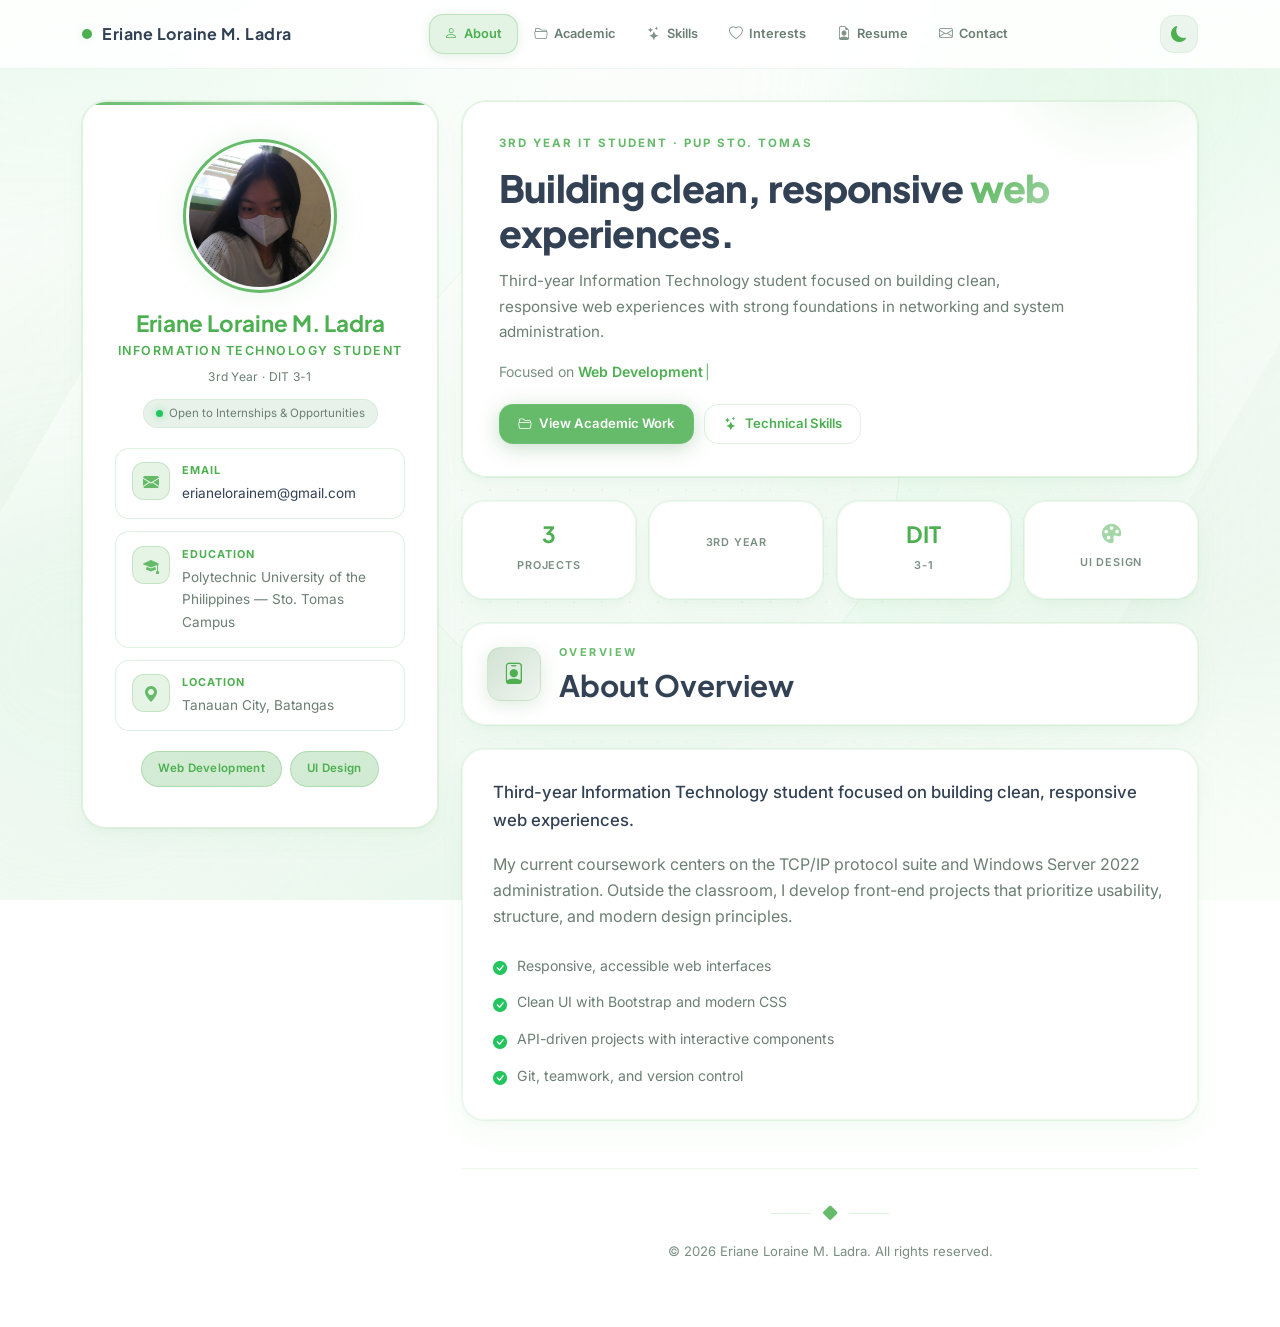
<file: index.html>
<!DOCTYPE html>
<html lang="en">

<head>
    <meta charset="UTF-8">
    <meta name="viewport" content="width=device-width, initial-scale=1">
    <title>Eriane Loraine M. Ladra | Portfolio</title>
    <meta name="description"
        content="Portfolio of Eriane Loraine M. Ladra — 3rd Year IT Student at PUP Sto. Tomas, focused on web development and UI design.">

    <link rel="preconnect" href="https://fonts.googleapis.com">
    <link rel="preconnect" href="https://fonts.gstatic.com" crossorigin>
    <link
        href="https://fonts.googleapis.com/css2?family=Inter:wght@400;500;600&family=Plus+Jakarta+Sans:wght@600;700;800&family=Source+Serif+4:wght@600;700&display=swap"
        rel="stylesheet">
    <link href="https://cdn.jsdelivr.net/npm/bootstrap@5.3.3/dist/css/bootstrap.min.css" rel="stylesheet">
    <link href="https://cdn.jsdelivr.net/npm/bootstrap-icons@1.11.3/font/bootstrap-icons.min.css" rel="stylesheet">
    <link rel="stylesheet" href="style.css">
</head>

<body>

    <div class="bg-scene" aria-hidden="true">
        <div class="bg-blob bg-blob-1"></div>
        <div class="bg-blob bg-blob-2"></div>
        <div class="bg-blob bg-blob-3"></div>
        <div class="bg-blob bg-blob-4"></div>
        <div class="bg-ring"></div>
    </div>

    <header class="top-bar">
        <div class="container top-bar-inner">
            <a href="#about" class="brand-mark" data-nav="about">
                <span class="brand-dot"></span>
                Eriane Loraine M. Ladra
            </a>
            <nav class="top-nav" aria-label="Main navigation">
                <a href="#about" data-nav="about"><i class="bi bi-person"></i> About</a>
                <a href="#academic" data-nav="academic"><i class="bi bi-folder2-open"></i> Academic</a>
                <a href="#skills" data-nav="skills"><i class="bi bi-stars"></i> Skills</a>
                <a href="#interests" data-nav="interests"><i class="bi bi-heart"></i> Interests</a>
                <a href="#resume" data-nav="resume"><i class="bi bi-file-earmark-person"></i> Resume</a>
                <a href="#contact" data-nav="contact"><i class="bi bi-envelope"></i> Contact</a>
            </nav>
            <div class="top-actions">
                <button type="button" class="icon-btn" id="themeToggle" aria-label="Toggle dark mode">
                    <i class="bi bi-moon-fill"></i>
                </button>
                <button type="button" class="icon-btn menu-btn" id="menuToggle" aria-label="Open menu"
                    aria-expanded="false">
                    <i class="bi bi-list"></i>
                </button>
            </div>
        </div>
        <nav class="mobile-nav" id="mobileNav" aria-label="Mobile navigation">
            <a href="#about" data-nav="about"><i class="bi bi-person"></i> About</a>
            <a href="#academic" data-nav="academic"><i class="bi bi-folder2-open"></i> Academic</a>
            <a href="#skills" data-nav="skills"><i class="bi bi-stars"></i> Skills</a>
            <a href="#interests" data-nav="interests"><i class="bi bi-heart"></i> Interests</a>
            <a href="#resume" data-nav="resume"><i class="bi bi-file-earmark-person"></i> Resume</a>
            <a href="#contact" data-nav="contact"><i class="bi bi-envelope"></i> Contact</a>
        </nav>
    </header>

    <div class="container page-wrap pb-5">
        <div class="row g-4 align-items-start">

            <div class="col-lg-4">
                <div class="profile-card">
                    <div class="profile-img-container">
                        <img src="profile.jpg" alt="Eriane Loraine M. Ladra">
                    </div>

                    <h3 class="profile-name">Eriane Loraine M. Ladra</h3>
                    <p class="profile-role">Information Technology Student</p>
                    <p class="profile-tagline">3rd Year · DIT 3-1</p>
                    <div class="profile-status">
                        <span class="status-dot"></span>
                        Open to Internships &amp; Opportunities
                    </div>

                    <div class="profile-detail">
                        <div class="detail-row">
                            <span class="detail-icon"><i class="bi bi-envelope-fill"></i></span>
                            <div>
                                <strong>Email</strong>
                                <span><a href="mailto:erianelorainem@gmail.com">erianelorainem@gmail.com</a></span>
                            </div>
                        </div>
                        <div class="detail-row">
                            <span class="detail-icon"><i class="bi bi-mortarboard-fill"></i></span>
                            <div>
                                <strong>Education</strong>
                                <span>Polytechnic University of the Philippines — Sto. Tomas Campus</span>
                            </div>
                        </div>
                        <div class="detail-row mb-0">
                            <span class="detail-icon"><i class="bi bi-geo-alt-fill"></i></span>
                            <div>
                                <strong>Location</strong>
                                <span>Tanauan City, Batangas</span>
                            </div>
                        </div>
                    </div>

                    <div class="profile-badges">
                        <span class="badge-custom">Web Development</span>
                        <span class="badge-custom">UI Design</span>
                    </div>
                </div>
            </div>

            <div class="col-lg-8 main-content">

                <div class="page-views" id="pageViews">

                    <div class="page-view active" id="page-about" data-page="about">
                        <section class="hero-banner mb-4">
                            <div class="hero-glow"></div>
                            <p class="hero-eyebrow"> 3rd Year IT Student · PUP Sto. Tomas</p>
                            <h1 class="hero-title">Building clean, responsive <span class="gradient-text">web</span> experiences.</h1>
                            <p class="hero-sub">
                                Third-year Information Technology student focused on building clean, responsive web
                                experiences with strong foundations in networking and system administration.
                            </p>
                            <div class="hero-typed">
                                Focused on <span id="typedText" class="typed-highlight"></span><span
                                    class="typed-cursor">|</span>
                            </div>
                            <div class="hero-actions">
                                <a href="#academic" class="btn btn-repo btn-sm-hero" data-nav="academic">
                                    <i class="bi bi-folder2-open me-2"></i>View Academic Work
                                </a>
                                <a href="#skills" class="btn btn-outline-accent btn-sm-hero" data-nav="skills">
                                    <i class="bi bi-stars me-2"></i>Technical Skills
                                </a>
                            </div>
                        </section>

                        <div class="stats-strip mb-4">
                            <div class="stat-item">
                                <strong data-count="3">0</strong>
                                <span>Projects</span>
                            </div>
                            <div class="stat-item">
                                <strong></strong>
                                <span>3rd Year</span>
                            </div>
                            <div class="stat-item">
                                <strong>DIT</strong>
                                <span>3-1</span>
                            </div>
                            <div class="stat-item stat-ai">
                                <strong><i class="bi bi-palette-fill"></i></strong>
                                <span>UI Design</span>
                            </div>
                        </div>

                        <section class="page-section">
                            <div class="page-header">
                                <div class="page-header-icon"><i class="bi bi-person-badge"></i></div>
                                <div>
                                    <span class="section-label">Overview</span>
                                    <h2 class="section-title mb-0">About Overview</h2>
                                </div>
                            </div>
                            <div class="info-card about-card">
                                <p class="lead-highlight mb-3">
                                    Third-year Information Technology student focused on building clean, responsive web experiences.
                                </p>
                                <p class="lead-muted mb-4">
                                    My current coursework centers on the TCP/IP protocol suite and Windows Server 2022
                                    administration. Outside the classroom, I develop front-end projects that prioritize
                                    usability, structure, and modern design principles.
                                </p>
                                <div class="about-highlights">
                                    <div class="highlight-item">
                                        <i class="bi bi-check-circle-fill"></i>
                                        <span>Responsive, accessible web interfaces</span>
                                    </div>
                                    <div class="highlight-item">
                                        <i class="bi bi-check-circle-fill"></i>
                                        <span>Clean UI with Bootstrap and modern CSS</span>
                                    </div>
                                    <div class="highlight-item">
                                        <i class="bi bi-check-circle-fill"></i>
                                        <span>API-driven projects with interactive components</span>
                                    </div>
                                    <div class="highlight-item">
                                        <i class="bi bi-check-circle-fill"></i>
                                        <span>Git, teamwork, and version control</span>
                                    </div>
                                </div>
                            </div>
                        </section>
                    </div>

                    <div class="page-view" id="page-academic" data-page="academic">
                        <section class="page-section">
                            <div class="page-header">
                                <div class="page-header-icon"><i class="bi bi-folder2-open"></i></div>
                                <div>
                                    <span class="section-label">Portfolio</span>
                                    <h2 class="section-title mb-0">Academic Work</h2>
                                </div>
                            </div>
                            <div class="row g-4 projects-grid">
                                <div class="col-md-6">
                                    <div class="info-card project-card project-card-pro">
                                        <div class="project-meta">
                                            <span class="project-badge">Featured</span>
                                            <span class="project-tech">JS · Bootstrap · API</span>
                                        </div>
                                        <div class="project-icon"><i class="bi bi-controller"></i></div>
                                        <h5 class="fw-bold mb-2">Valorant Hub — Midterm Project</h5>
                                        <p class="project-desc">A comprehensive API-driven database of Valorant agents,
                                            weapons, maps, and player cards with search, modals, and responsive design.</p>
                                        <a href="midterms-project/index.html" class="project-link">
                                            View project <i class="bi bi-arrow-right"></i>
                                        </a>
                                    </div>
                                </div>

                                <div class="col-md-6">
                                    <div class="info-card project-card project-card-pro">
                                        <div class="project-meta">
                                            <span class="project-badge">A02</span>
                                            <span class="project-tech">HTML · CSS · Bootstrap</span>
                                        </div>
                                        <div class="project-icon"><i class="bi bi-smartwatch"></i></div>
                                        <h5 class="fw-bold mb-2">Apple Watch Series 10 - A02</h5>
                                        <p class="project-desc">Activity 2 product specs page with Apple-inspired layout,
                                            technical specifications table, and pricing cards for the Series 10 lineup.</p>
                                        <a href="A02/index.html" class="project-link">
                                            View project <i class="bi bi-arrow-right"></i>
                                        </a>
                                    </div>
                                </div>

                                <div class="col-md-6">
                                    <div class="info-card project-card project-card-pro project-card-alt">
                                        <div class="project-meta">
                                            <span class="project-badge badge-warm">Organization</span>
                                            <span class="project-tech">GitHub · Team</span>
                                        </div>
                                        <div class="project-icon project-icon-warm"><i class="bi bi-heart-fill"></i></div>
                                        <h5 class="fw-bold mb-2">PeetFinder</h5>
                                        <p class="project-desc">A collaborative organization project built by our team to help
                                            locate and connect pet-related information through a structured web platform.</p>
                                        <div class="skill-tags mt-auto pt-3">
                                            <span class="skill-tag">Organization</span>
                                            <span class="skill-tag">Team Project</span>
                                        </div>
                                    </div>
                                </div>
                            </div>
                        </section>
                    </div>

                    <div class="page-view" id="page-skills" data-page="skills">
                        <section class="page-section">
                            <div class="page-header">
                                <div class="page-header-icon page-header-icon-skills"><i class="bi bi-stars"></i></div>
                                <div>
                                    <span class="section-label">Expertise</span>
                                    <h2 class="section-title mb-0">Technical Skills</h2>
                                </div>
                            </div>
                            <div class="row g-4">
                                <div class="col-md-6">
                                    <div class="skill-card skill-card--dev">
                                        <div class="skill-card-header">
                                            <div class="skill-icon dev"><i class="bi bi-code-slash"></i></div>
                                            <h6>Development</h6>
                                        </div>
                                        <p class="skill-card-text">Building responsive, accessible websites using Bootstrap 5,
                                            semantic HTML, and modern CSS practices.</p>
                                        <div class="skill-tags">
                                            <span class="skill-tag">HTML &amp; CSS</span>
                                            <span class="skill-tag">Bootstrap 5</span>
                                            <span class="skill-tag">JavaScript</span>
                                            <span class="skill-tag">Responsive Design</span>
                                        </div>
                                    </div>
                                </div>
                                <div class="col-md-6">
                                    <div class="skill-card skill-card--net">
                                        <div class="skill-card-header">
                                            <div class="skill-icon bi"><i class="bi bi-hdd-network"></i></div>
                                            <h6>Networking &amp; Systems</h6>
                                        </div>
                                        <p class="skill-card-text">Research and hands-on work with TCP/IP implementations
                                            and server administration through Active Directory.</p>
                                        <div class="skill-tags">
                                            <span class="skill-tag highlight">TCP/IP</span>
                                            <span class="skill-tag highlight">Windows Server 2022</span>
                                            <span class="skill-tag highlight">Active Directory</span>
                                        </div>
                                    </div>
                                </div>
                            </div>
                        </section>
                    </div>

                    <div class="page-view" id="page-interests" data-page="interests">
                        <section class="page-section">
                            <div class="page-header">
                                <div class="page-header-icon page-header-icon-ai"><i class="bi bi-heart"></i></div>
                                <div>
                                    <span class="section-label">Personal</span>
                                    <h2 class="section-title mb-0">Beyond IT</h2>
                                </div>
                            </div>
                            <div class="row g-4">
                                <div class="col-md-6">
                                    <div class="info-card interest-card">
                                        <div class="interest-icon"><i class="bi bi-cake2"></i></div>
                                        <h5 class="fw-bold mb-2">Home Baker</h5>
                                        <p class="lead-muted mb-0">I enjoy refining recipes for Basque burnt cheesecakes and
                                            cinnamon buns — experimenting until every batch feels just right.</p>
                                    </div>
                                </div>
                                <div class="col-md-6">
                                    <div class="info-card interest-card">
                                        <div class="interest-icon interest-icon--film"><i class="bi bi-film"></i></div>
                                        <h5 class="fw-bold mb-2">Film Enthusiast</h5>
                                        <p class="lead-muted mb-0">I follow long-form television series such as <em>Suits</em>,
                                            appreciating strong character arcs and engaging storytelling.</p>
                                    </div>
                                </div>
                            </div>
                        </section>
                    </div>

                    <div class="page-view" id="page-resume" data-page="resume">
                        <section class="page-section">
                            <div class="page-header">
                                <div class="page-header-icon page-header-icon-resume"><i class="bi bi-file-earmark-person"></i></div>
                                <div>
                                    <span class="section-label">Professional Profile</span>
                                    <h2 class="section-title mb-0">Resume Overview</h2>
                                </div>
                            </div>

                            <p class="section-intro mb-4">
                                A snapshot of my education, skills, and projects — ready for employers and recruiters.
                            </p>

                            <div class="info-card resume-block mb-4">
                                <h5 class="resume-block-title"><i class="bi bi-bullseye"></i> Career Objective</h5>
                                <p class="resume-text mb-0">
                                    Motivated third-year IT student at PUP Sto. Tomas Campus with hands-on experience
                                    in building responsive websites and academic projects. Looking to contribute to a team
                                    that values clean design, continuous learning, and practical problem-solving.
                                </p>
                            </div>

                            <div class="row g-4 mb-4">
                                <div class="col-lg-6">
                                    <div class="info-card resume-block h-100">
                                        <h5 class="resume-block-title"><i class="bi bi-mortarboard"></i> Education</h5>
                                        <div class="timeline">
                                            <div class="timeline-item">
                                                <div class="timeline-dot"></div>
                                                <div class="timeline-content">
                                                    <span class="timeline-date">2024 — Present</span>
                                                    <h6>Diploma in Information Technology</h6>
                                                    <p class="resume-meta">Polytechnic University of the Philippines — Sto. Tomas Campus</p>
                                                    <p class="resume-text small mb-0"> 3rd Year · DIT 3-1 · Web Development, UI Design, Networking</p>
                                                </div>
                                            </div>
                                            <div class="timeline-item">
                                                <div class="timeline-dot timeline-dot-muted"></div>
                                                <div class="timeline-content">
                                                    <span class="timeline-date">Relevant Coursework</span>
                                                    <p class="resume-text small mb-0">Web Development · TCP/IP · System Administration · Windows Server · Programming</p>
                                                </div>
                                            </div>
                                        </div>
                                    </div>
                                </div>
                                <div class="col-lg-6">
                                    <div class="info-card resume-block h-100">
                                        <h5 class="resume-block-title"><i class="bi bi-briefcase"></i> Projects</h5>
                                        <div class="timeline">
                                            <div class="timeline-item">
                                                <div class="timeline-dot"></div>
                                                <div class="timeline-content">
                                                    <span class="timeline-date">Academic · A02</span>
                                                    <h6>Apple Watch Series 10 — Product Specs</h6>
                                                    <p class="resume-text small">Apple-inspired product page with specs table, pricing cards, and responsive Bootstrap layout.</p>
                                                </div>
                                            </div>
                                            <div class="timeline-item">
                                                <div class="timeline-dot"></div>
                                                <div class="timeline-content">
                                                    <span class="timeline-date">Academic · 2025</span>
                                                    <h6>Valorant Hub — Midterm Project</h6>
                                                    <p class="resume-text small">API-driven Valorant database with agents, weapons, maps, search, modals, and responsive UI.</p>
                                                </div>
                                            </div>
                                            <div class="timeline-item">
                                                <div class="timeline-dot timeline-dot-muted"></div>
                                                <div class="timeline-content">
                                                    <span class="timeline-date">Organization</span>
                                                    <h6>PeetFinder — Team Project</h6>
                                                    <p class="resume-text small mb-0">Collaborative organization project developed by our team as a pet finder web platform.</p>
                                                </div>
                                            </div>
                                        </div>
                                    </div>
                                </div>
                            </div>

                            <div class="info-card resume-block">
                                <h5 class="resume-block-title"><i class="bi bi-people"></i> Soft Skills</h5>
                                <div class="soft-skills-grid">
                                    <span class="soft-skill"><i class="bi bi-lightbulb"></i> Problem Solving</span>
                                    <span class="soft-skill"><i class="bi bi-people-fill"></i> Teamwork</span>
                                    <span class="soft-skill"><i class="bi bi-chat-dots"></i> Communication</span>
                                    <span class="soft-skill"><i class="bi bi-clock"></i> Time Management</span>
                                    <span class="soft-skill"><i class="bi bi-arrow-repeat"></i> Adaptability</span>
                                    <span class="soft-skill"><i class="bi bi-book"></i> Fast Learner</span>
                                </div>
                            </div>
                        </section>
                    </div>

                    <div class="page-view" id="page-contact" data-page="contact">
                        <section class="page-section">
                            <div class="page-header">
                                <div class="page-header-icon page-header-icon-contact"><i class="bi bi-envelope-heart"></i></div>
                                <div>
                                    <span class="section-label">Let's Connect</span>
                                    <h2 class="section-title mb-0">Contact Me</h2>
                                </div>
                            </div>
                            <div class="info-card contact-card">
                                <p class="lead-muted mb-4">
                                    Interested in an internship, freelance project, or collaboration? I'd love to hear from you.
                                </p>
                                <div class="contact-info-grid mb-4">
                                    <div class="contact-info-item">
                                        <i class="bi bi-envelope-fill"></i>
                                        <div>
                                            <strong>Email</strong>
                                            <span>erianelorainem@gmail.com</span>
                                        </div>
                                    </div>
                                    <div class="contact-info-item">
                                        <i class="bi bi-geo-alt-fill"></i>
                                        <div>
                                            <strong>Location</strong>
                                            <span>Tanauan City, Batangas</span>
                                        </div>
                                    </div>
                                    <div class="contact-info-item">
                                        <i class="bi bi-mortarboard-fill"></i>
                                        <div>
                                            <strong>Education</strong>
                                            <span>PUP Sto. Tomas · 3rd Year</span>
                                        </div>
                                    </div>
                                </div>
                                <div class="contact-actions">
                                    <a href="mailto:erianelorainem@gmail.com" class="btn btn-repo">
                                        <i class="bi bi-envelope me-2"></i>Send Email
                                    </a>
                                    <button type="button" class="btn btn-outline-accent" id="copyEmail"
                                        data-email="erianelorainem@gmail.com">
                                        <i class="bi bi-clipboard me-2"></i>Copy Email
                                    </button>
                                    <a href="#resume" class="btn btn-resume-outline" data-nav="resume">
                                        <i class="bi bi-file-earmark-person me-2"></i>View Resume
                                    </a>
                                    <a href="https://github.com/Erianeee" target="_blank" rel="noopener noreferrer"
                                        class="btn btn-ghost">
                                        <i class="bi bi-github me-2"></i>GitHub Profile
                                    </a>
                                </div>
                            </div>
                        </section>
                    </div>

                </div>

                <footer class="site-footer-portfolio">
                    <div class="footer-divider">
                        <span></span>
                        <i class="bi bi-diamond-fill"></i>
                        <span></span>
                    </div>
                    <p class="mb-0">&copy; 2026 Eriane Loraine M. Ladra. All rights reserved.</p>
                </footer>

            </div>
        </div>
    </div>

    <button type="button" class="back-top" id="backTop" aria-label="Back to top">
        <i class="bi bi-arrow-up"></i>
    </button>

    <div class="toast-msg" id="toast" role="status" aria-live="polite"></div>

    <div class="page-loader" id="pageLoader" aria-hidden="true"></div>

    <script src="portfolio.js"></script>
</body>

</html>
</file>
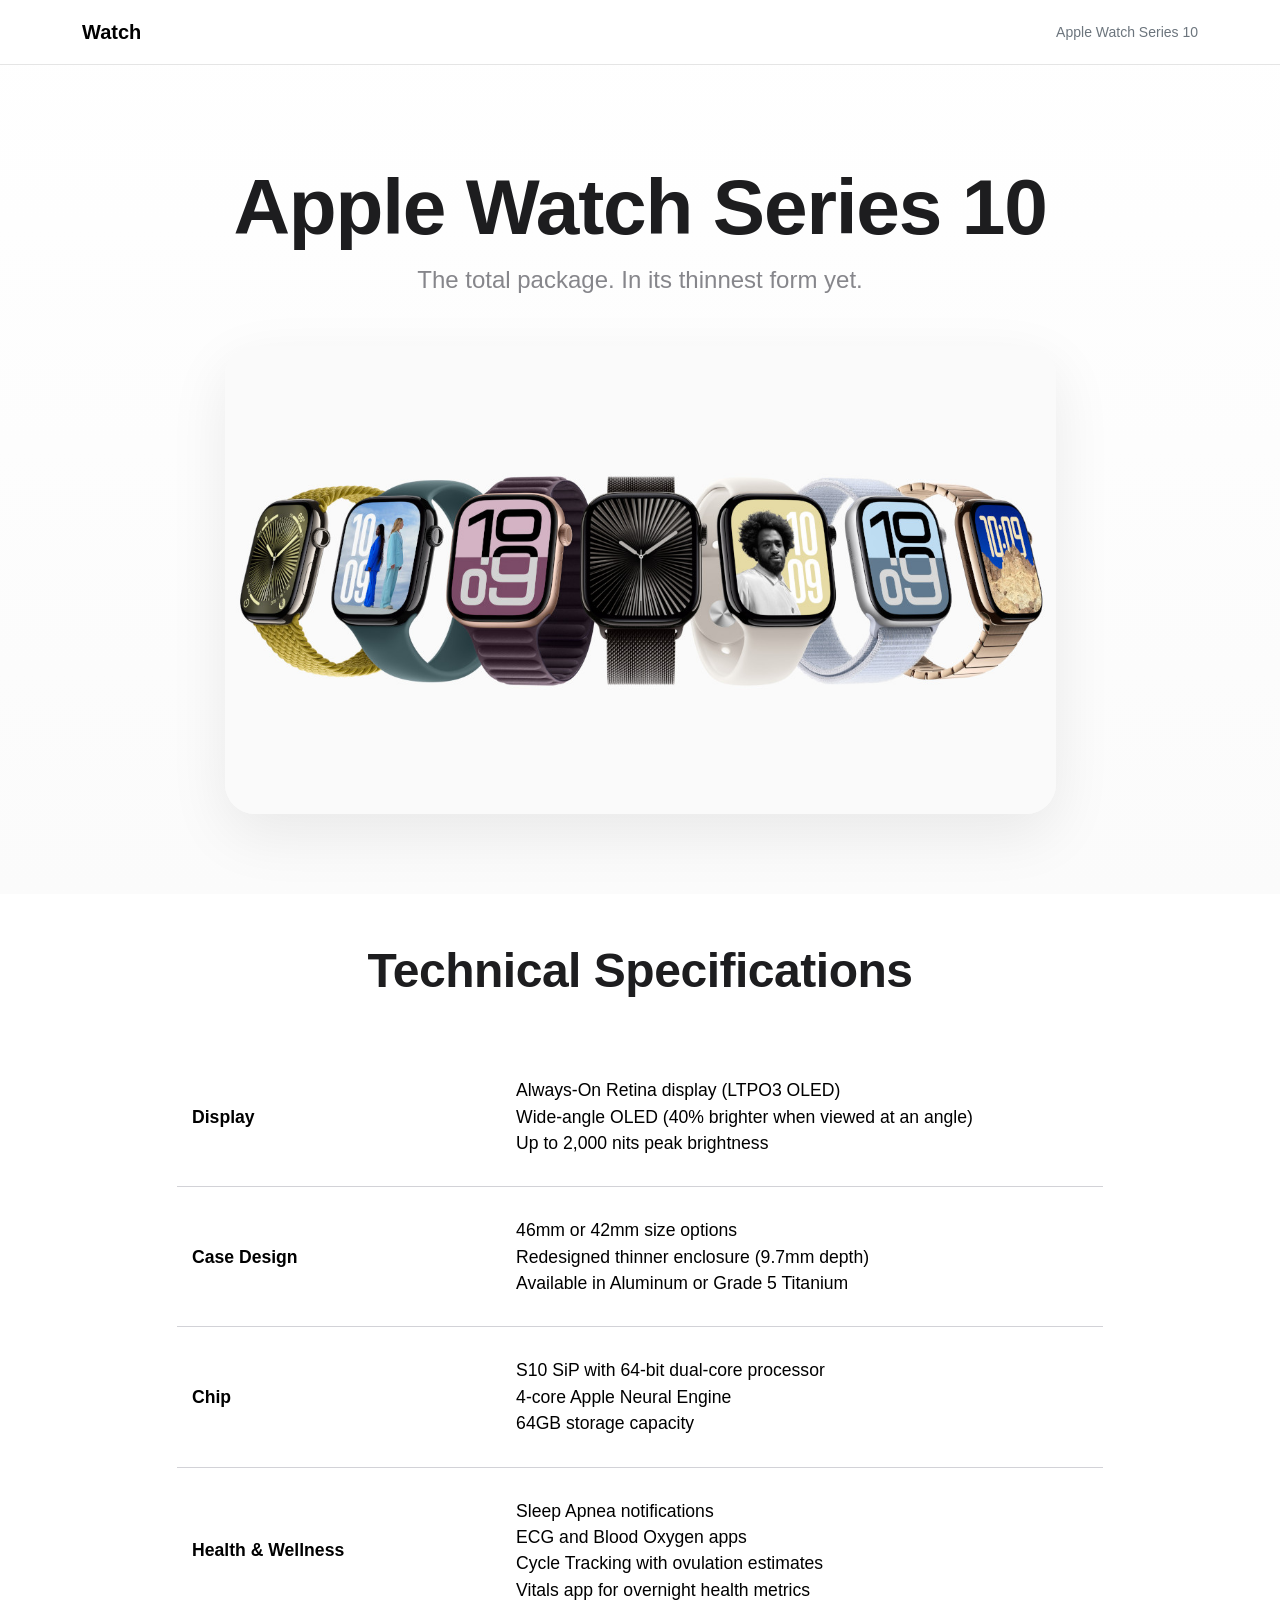
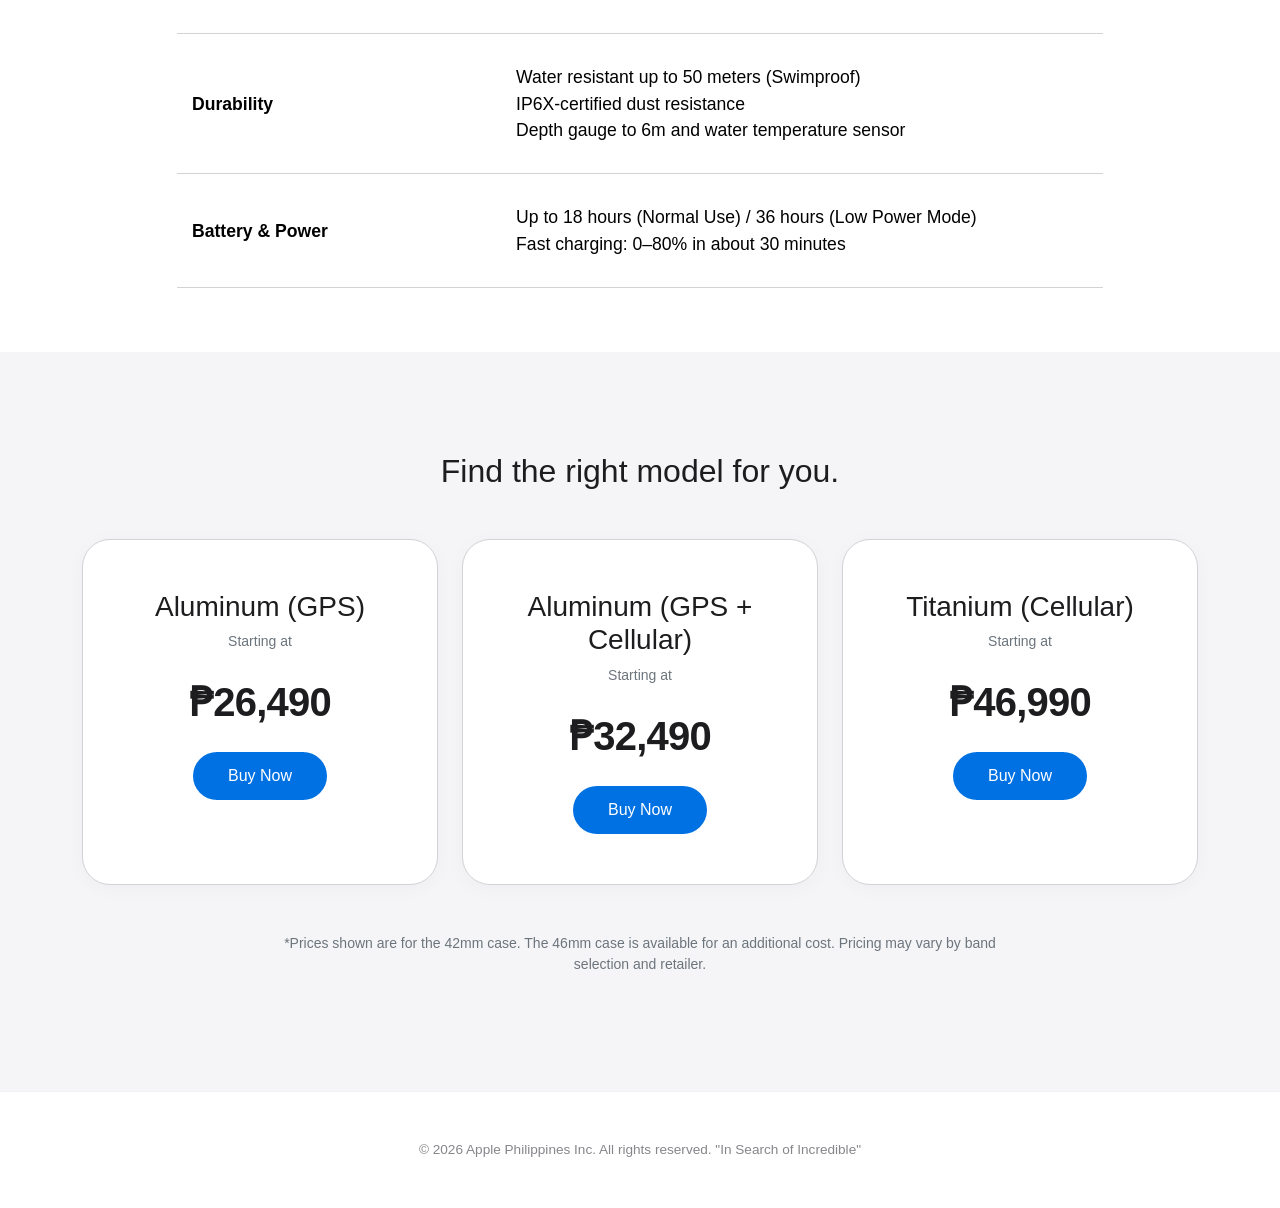
<file: A02/index.html>
<!DOCTYPE html>
<html lang="en">
<head>
    <meta charset="UTF-8">
    <meta name="viewport" content="width=device-width, initial-scale=1.0">
    <title>Apple Watch Series 10 | Thinner. Faster. Smarter.</title>
    
    <link href="https://cdn.jsdelivr.net/npm/bootstrap@5.3.0/dist/css/bootstrap.min.css" rel="stylesheet">
    
    <style>
        /* --- CUSTOM APPLE-STYLE CSS --- */
        :root {
            --apple-black: #1d1d1f;
            --apple-blue: #0071e3;
            --apple-gray: #86868b;
            --bg-offwhite: #f5f5f7;
            --apple-border: #d2d2d7;
            --transition-smooth: all 0.5s cubic-bezier(0.4, 0, 0.2, 1);
        }

        body {
            background-color: #fff;
            color: var(--apple-black);
            font-family: -apple-system, BlinkMacSystemFont, "Segoe UI", Roboto, Helvetica, Arial, sans-serif;
            overflow-x: hidden;
            -webkit-font-smoothing: antialiased;
        }

        /* Navigation */
        .navbar {
            background: rgba(255, 255, 255, 0.8) !important;
            backdrop-filter: blur(20px);
            -webkit-backdrop-filter: blur(20px);
            border-bottom: 1px solid #e5e5e5;
            padding: 15px 0;
            z-index: 1050;
        }

        /* Hero Section */
        .hero {
            padding: 160px 0 80px;
            background: linear-gradient(180deg, #fff 0%, #fbfbfb 100%);
        }

        .hero h1 { 
            font-size: calc(2.5rem + 3vw); 
            letter-spacing: -0.015em; 
            font-weight: 700;
        }

        .hero p { 
            color: var(--apple-gray); 
            font-size: 1.5rem; 
            font-weight: 400;
        }

        .hero-image-container img {
            border-radius: 30px;
            box-shadow: 0 20px 60px rgba(0,0,0,0.08);
            transition: var(--transition-smooth);
        }

        .hero-image-container img:hover {
            transform: scale(1.015) translateY(-10px);
        }

        /* Specs Table */
        .specs-container h2 {
            font-size: 3rem;
            font-weight: 600;
            letter-spacing: -0.01em;
        }

        .table td {
            padding: 30px 15px;
            border-bottom: 1px solid var(--apple-border);
            vertical-align: middle;
        }

        .spec-label {
            font-weight: 600;
            color: var(--apple-black);
            width: 35%;
            font-size: 1.1rem;
        }

        .spec-value {
            color: var(--apple-gray);
            font-size: 1.1rem;
        }

        /* Pricing Section */
        .price-section {
            background: var(--bg-offwhite);
            padding: 100px 0;
        }

        .price-card {
            background: #fff;
            padding: 50px 30px;
            border-radius: 28px;
            box-shadow: 0 4px 20px rgba(0,0,0,0.03);
            transition: var(--transition-smooth);
            height: 100%;
            /* BAGO: Lahat ng card ngayon ay may light grey border para malinis tignan */
            border: 1px solid var(--apple-border);
        }

        .price-card:hover {
            transform: translateY(-15px);
            box-shadow: 0 30px 60px rgba(0,0,0,0.1);
            /* BAGO: Kapag hinover, nagiging blue ang border at lumalapad konti */
            border: 2px solid var(--apple-blue);
        }

        /* INALIS NA: .price-card.featured { border-color: var(--apple-blue); } */

        .price-card .amount { 
            font-size: 2.5rem; 
            font-weight: 700; 
            margin: 20px 0;
            letter-spacing: -0.02em;
        }

        /* Buy Button */
        .buy-btn {
            background: var(--apple-blue);
            color: #fff;
            border-radius: 50px;
            padding: 12px 35px;
            text-decoration: none;
            display: inline-block;
            font-weight: 500;
            transition: all 0.3s ease;
        }

        .buy-btn:hover {
            color: #fff;
            opacity: 0.9;
            box-shadow: 0 8px 20px rgba(0, 113, 227, 0.3);
        }

        footer {
            color: var(--apple-gray);
            font-size: 0.85rem;
            border-top: 1px solid #f2f2f2;
        }

        /* Responsive Fixes */
        @media (max-width: 768px) {
            .hero { padding: 120px 0 60px; }
            .spec-label { width: 45%; }
            .price-card { padding: 40px 20px; }
        }
    </style>
</head>
<body>

    <nav class="navbar navbar-light fixed-top">
        <div class="container d-flex justify-content-between align-items-center">
            <span class="navbar-brand mb-0 h1 fw-bold"> Watch</span>
            <span class="text-secondary small fw-medium">Apple Watch Series 10</span>
        </div>
    </nav>

    <header class="hero text-center">
        <div class="container">
            <div class="row justify-content-center">
                <div class="col-lg-9">
                    <h1>Apple Watch Series 10</h1>
                    <p class="mb-5">The total package. In its thinnest form yet.</p>
                    <div class="hero-image-container">
                        <img src="Apple-Watch-Series-10-launch-2.jpg" alt="Apple Watch Series 10 Lineup" class="img-fluid">
                    </div>
                </div>
            </div>
        </div>
    </header>

    <section class="specs-container py-5">
        <div class="container">
            <h2 class="text-center mb-5">Technical Specifications</h2>
            <div class="row justify-content-center">
                <div class="col-lg-10">
                    <table class="table table-borderless">
                        <tbody>
                            <tr>
                                <td class="spec-label">Display</td>
                                <td class="spec-value">
                                    Always-On Retina display (LTPO3 OLED)<br>
                                    Wide-angle OLED (40% brighter when viewed at an angle)<br>
                                    Up to 2,000 nits peak brightness
                                </td>
                            </tr>
                            <tr>
                                <td class="spec-label">Case Design</td>
                                <td class="spec-value">
                                    46mm or 42mm size options<br>
                                    Redesigned thinner enclosure (9.7mm depth)<br>
                                    Available in Aluminum or Grade 5 Titanium
                                </td>
                            </tr>
                            <tr>
                                <td class="spec-label">Chip</td>
                                <td class="spec-value">
                                    S10 SiP with 64-bit dual-core processor<br>
                                    4-core Apple Neural Engine<br>
                                    64GB storage capacity
                                </td>
                            </tr>
                            <tr>
                                <td class="spec-label">Health & Wellness</td>
                                <td class="spec-value">
                                    Sleep Apnea notifications<br>
                                    ECG and Blood Oxygen apps<br>
                                    Cycle Tracking with ovulation estimates<br>
                                    Vitals app for overnight health metrics
                                </td>
                            </tr>
                            <tr>
                                <td class="spec-label">Durability</td>
                                <td class="spec-value">
                                    Water resistant up to 50 meters (Swimproof)<br>
                                    IP6X-certified dust resistance<br>
                                    Depth gauge to 6m and water temperature sensor
                                </td>
                            </tr>
                            <tr>
                                <td class="spec-label">Battery & Power</td>
                                <td class="spec-value">
                                    Up to 18 hours (Normal Use) / 36 hours (Low Power Mode)<br>
                                    Fast charging: 0–80% in about 30 minutes
                                </td>
                            </tr>
                        </tbody>
                    </table>
                </div>
            </div>
        </div>
    </section>

    <section class="price-section">
        <div class="container text-center">
            <h2 class="mb-5">Find the right model for you.</h2>
            <div class="row g-4 justify-content-center">
                <div class="col-md-6 col-lg-4">
                    <div class="price-card">
                        <h3>Aluminum (GPS)</h3>
                        <p class="text-secondary small mb-0">Starting at</p>
                        <div class="amount">₱26,490</div>
                        <a href="#" class="buy-btn">Buy Now</a>
                    </div>
                </div>
                <div class="col-md-6 col-lg-4">
                    <div class="price-card">
                        <h3>Aluminum (GPS + Cellular)</h3>
                        <p class="text-secondary small mb-0">Starting at</p>
                        <div class="amount">₱32,490</div>
                        <a href="#" class="buy-btn">Buy Now</a>
                    </div>
                </div>
                <div class="col-md-6 col-lg-4">
                    <div class="price-card">
                        <h3>Titanium (Cellular)</h3>
                        <p class="text-secondary small mb-0">Starting at</p>
                        <div class="amount">₱46,990</div>
                        <a href="#" class="buy-btn">Buy Now</a>
                    </div>
                </div>
            </div>
            <div class="row justify-content-center mt-5">
                <div class="col-lg-8">
                    <p class="text-secondary small">
                        *Prices shown are for the 42mm case. The 46mm case is available for an additional cost. Pricing may vary by band selection and retailer.
                    </p>
                </div>
            </div>
        </div>
    </section>

    <footer class="py-5 text-center bg-white">
        <div class="container">
            <p class="mb-0">© 2026 Apple Philippines Inc. All rights reserved. "In Search of Incredible"</p>
        </div>
    </footer>

    <script src="https://cdn.jsdelivr.net/npm/bootstrap@5.3.0/dist/js/bootstrap.bundle.min.js"></script>
</body>
</html>
</file>
<file: style.css>
:root {
    --bg-deep: #fefffe;
    --bg-mid: #f5fbf7;
    --bg-light: #fafdf9;
    --surface: rgba(255, 255, 255, 0.97);
    --surface-solid: #ffffff;
    --surface-hover: rgba(255, 255, 255, 1);
    --text: #334155;
    --text-muted: #6b7f73;
    --text-dim: #7a8f82;
    --text-readable: #334155;
    --text-body: #5a6b62;
    --primary: #66bb6a;
    --primary-glow: rgba(102, 187, 106, 0.18);
    --accent: #4caf50;
    --accent-gold: #b9e0bc;
    --accent-ai: #a5d6a7;
    --accent-ai-glow: rgba(165, 214, 167, 0.3);
    --border: rgba(129, 199, 132, 0.14);
    --border-bright: rgba(165, 214, 167, 0.35);
    --shadow: 0 8px 32px rgba(76, 175, 80, 0.05);
    --shadow-glow: 0 8px 32px rgba(102, 187, 106, 0.06);
    --shadow-card: 0 4px 6px rgba(76, 175, 80, 0.03), 0 12px 28px rgba(76, 175, 80, 0.04), 0 0 0 1px rgba(165, 214, 167, 0.2);
    --shadow-card-hover: 0 8px 16px rgba(76, 175, 80, 0.05), 0 16px 36px rgba(102, 187, 106, 0.08), 0 0 0 1px rgba(129, 199, 132, 0.22);
    --radius: 22px;
    --radius-sm: 14px;
    --radius-lg: 24px;
    --font-display: 'Plus Jakarta Sans', 'Source Serif 4', system-ui, sans-serif;
    --font-body: 'Inter', system-ui, sans-serif;
    --blob-opacity: 0.55;
}

[data-theme="dark"] {
    --bg-deep: #0f2418;
    --bg-mid: #163322;
    --bg-light: #1b3d28;
    --surface: rgba(22, 51, 34, 0.85);
    --surface-solid: #1a3525;
    --surface-hover: rgba(28, 62, 42, 0.95);
    --text: #e8f5e9;
    --text-muted: #a5d6a7;
    --text-dim: #81c784;
    --text-readable: #e8f5e9;
    --text-body: #c8e6c9;
    --primary: #66bb6a;
    --primary-glow: rgba(102, 187, 106, 0.3);
    --accent: #81c784;
    --border: rgba(129, 199, 132, 0.15);
    --border-bright: rgba(129, 199, 132, 0.3);
    --shadow: 0 8px 32px rgba(0, 0, 0, 0.25);
    --shadow-glow: 0 8px 32px rgba(102, 187, 106, 0.15);
    --shadow-card: 0 4px 6px rgba(0, 0, 0, 0.12), 0 12px 32px rgba(0, 0, 0, 0.18), 0 0 0 1px rgba(129, 199, 132, 0.1);
    --shadow-card-hover: 0 8px 16px rgba(0, 0, 0, 0.15), 0 20px 48px rgba(102, 187, 106, 0.18), 0 0 0 1px rgba(129, 199, 132, 0.2);
    --blob-opacity: 0.35;
}

[data-theme="dark"] .bg-scene {
    opacity: 0.35;
}

[data-theme="dark"] body::before,
[data-theme="dark"] body::after {
    opacity: 0.25;
}

* { box-sizing: border-box; }

html { scroll-behavior: smooth; }

body {
    background-color: var(--bg-deep);
    background-image:
        radial-gradient(ellipse 90% 60% at 0% -5%, rgba(200, 240, 210, 0.45), transparent 55%),
        radial-gradient(ellipse 70% 55% at 100% 0%, rgba(220, 248, 225, 0.5), transparent 50%),
        radial-gradient(ellipse 80% 50% at 50% 110%, rgba(186, 230, 195, 0.35), transparent 55%),
        linear-gradient(168deg, #fefffe 0%, #f7fcf8 40%, #f0f9f2 75%, #fafef9 100%);
    background-attachment: fixed;
    color: var(--text);
    font-family: var(--font-body);
    min-height: 100vh;
    line-height: 1.65;
    transition: background 0.4s, color 0.3s;
}

[data-theme="dark"] body {
    background-image:
        linear-gradient(160deg, var(--bg-deep) 0%, var(--bg-mid) 50%, #0d1f14 100%),
        radial-gradient(ellipse at 20% 0%, rgba(102, 187, 106, 0.15) 0%, transparent 55%);
}

body::before {
    content: '';
    position: fixed;
    inset: 0;
    background-image: radial-gradient(rgba(129, 199, 132, 0.12) 1.2px, transparent 1.2px);
    background-size: 28px 28px;
    mask-image: radial-gradient(ellipse at center, black 30%, transparent 85%);
    -webkit-mask-image: radial-gradient(ellipse at center, black 30%, transparent 85%);
    pointer-events: none;
    z-index: 0;
    opacity: 0.7;
}

body::after {
    content: '';
    position: fixed;
    inset: 0;
    background:
        conic-gradient(from 210deg at 15% 20%, rgba(165, 214, 167, 0.08), transparent 25%),
        conic-gradient(from 30deg at 85% 75%, rgba(200, 230, 201, 0.1), transparent 30%);
    pointer-events: none;
    z-index: 0;
}

.bg-scene {
    position: fixed;
    inset: 0;
    pointer-events: none;
    z-index: 0;
    overflow: hidden;
}

.bg-blob {
    position: absolute;
    filter: blur(70px);
    opacity: var(--blob-opacity);
    animation: floatBlob 22s ease-in-out infinite;
}

.bg-blob-1 {
    width: 480px;
    height: 380px;
    top: -8%;
    right: -6%;
    border-radius: 40% 60% 55% 45% / 50% 40% 60% 50%;
    background: linear-gradient(135deg, rgba(200, 240, 210, 0.7), rgba(232, 252, 236, 0.4));
}

.bg-blob-2 {
    width: 360px;
    height: 360px;
    bottom: 5%;
    left: -8%;
    border-radius: 60% 40% 45% 55% / 45% 55% 45% 55%;
    background: linear-gradient(160deg, rgba(186, 230, 195, 0.55), rgba(245, 255, 247, 0.35));
    animation-delay: -7s;
}

.bg-blob-3 {
    width: 280px;
    height: 320px;
    top: 42%;
    right: 12%;
    border-radius: 50% 50% 40% 60% / 55% 45% 55% 45%;
    background: rgba(220, 248, 225, 0.5);
    animation-delay: -14s;
}

.bg-blob-4 {
    width: 200px;
    height: 200px;
    top: 18%;
    left: 28%;
    border-radius: 45% 55% 60% 40% / 50% 50% 50% 50%;
    background: rgba(255, 255, 255, 0.65);
    filter: blur(50px);
    animation-delay: -4s;
}

.bg-ring {
    position: absolute;
    width: 520px;
    height: 520px;
    top: 50%;
    left: 50%;
    transform: translate(-50%, -48%);
    border-radius: 50%;
    border: 1px solid rgba(165, 214, 167, 0.2);
    box-shadow:
        0 0 0 40px rgba(200, 240, 210, 0.06),
        0 0 0 80px rgba(232, 252, 236, 0.04),
        inset 0 0 80px rgba(255, 255, 255, 0.3);
    opacity: 0.85;
}

@keyframes floatBlob {
    0%, 100% { transform: translate(0, 0) rotate(0deg) scale(1); }
    33% { transform: translate(24px, -18px) rotate(4deg) scale(1.04); }
    66% { transform: translate(-16px, 20px) rotate(-3deg) scale(0.97); }
}

.page-wrap {
    position: relative;
    z-index: 1;
}

.top-bar {
    background: rgba(255, 255, 255, 0.88);
    backdrop-filter: blur(16px);
    border-bottom: 1px solid var(--border);
    padding: 0.85rem 0 0;
    margin-bottom: 2rem;
    position: sticky;
    top: 0;
    z-index: 100;
    transition: box-shadow 0.3s, background 0.3s;
}

[data-theme="dark"] .top-bar {
    background: rgba(15, 36, 24, 0.9);
}

.top-bar.scrolled {
    box-shadow: 0 4px 24px rgba(27, 94, 32, 0.08);
    background: rgba(255, 255, 255, 0.96);
}

.top-bar-inner {
    display: flex;
    align-items: center;
    justify-content: space-between;
    gap: 1rem;
    padding-bottom: 0.85rem;
}

.brand-mark {
    font-family: var(--font-display);
    font-weight: 700;
    font-size: 1rem;
    color: var(--text);
    letter-spacing: 0.5px;
    display: flex;
    align-items: center;
    gap: 10px;
    text-decoration: none;
}

.brand-dot {
    width: 10px;
    height: 10px;
    border-radius: 50%;
    background: var(--accent);
    box-shadow: 0 0 12px var(--primary-glow);
    animation: pulse 2.5s ease infinite;
}

@keyframes pulse {
    0%, 100% { opacity: 1; box-shadow: 0 0 12px var(--primary-glow); }
    50% { opacity: 0.7; box-shadow: 0 0 20px var(--primary-glow); }
}

.top-nav {
    display: flex;
    gap: 0.15rem;
}

.top-nav a,
.mobile-nav a {
    color: var(--text-muted);
    text-decoration: none;
    font-size: 0.8rem;
    font-weight: 600;
    padding: 0.5rem 0.9rem;
    border-radius: var(--radius-sm);
    transition: color 0.2s, background 0.2s, box-shadow 0.2s;
    display: inline-flex;
    align-items: center;
    gap: 6px;
}

.top-nav a i,
.mobile-nav a i {
    font-size: 0.85rem;
    opacity: 0.85;
}

.top-nav a:hover,
.top-nav a.active,
.mobile-nav a:hover,
.mobile-nav a.active {
    color: var(--text);
    background: rgba(46, 125, 50, 0.14);
    box-shadow: 0 2px 12px rgba(46, 125, 50, 0.12);
}

.top-nav a.active,
.mobile-nav a.active {
    border: 1px solid var(--border-bright);
}

.top-actions {
    display: flex;
    align-items: center;
    gap: 0.35rem;
}

.icon-btn {
    width: 38px;
    height: 38px;
    border-radius: var(--radius-sm);
    border: 1px solid var(--border);
    background: rgba(46, 125, 50, 0.08);
    color: var(--accent);
    display: flex;
    align-items: center;
    justify-content: center;
    cursor: pointer;
    transition: background 0.2s, border-color 0.2s, transform 0.2s;
}

.icon-btn:hover {
    background: rgba(46, 125, 50, 0.18);
    border-color: var(--border-bright);
    transform: translateY(-1px);
}

.menu-btn { display: none; }

.mobile-nav {
    display: none;
    flex-direction: column;
    gap: 0.25rem;
    padding: 0 0 1rem;
    border-top: 1px solid var(--border);
    margin-top: 0;
    max-height: 0;
    overflow: hidden;
    opacity: 0;
    transition: max-height 0.35s ease, opacity 0.3s, padding 0.3s;
}

.mobile-nav.open {
    display: flex;
    max-height: 320px;
    opacity: 1;
    padding: 0.75rem 0 1rem;
}

.hero-banner {
    position: relative;
    background: var(--surface);
    backdrop-filter: blur(20px);
    border: 1px solid var(--border-bright);
    border-radius: var(--radius-lg);
    padding: 2rem 2.25rem;
    overflow: hidden;
    box-shadow: var(--shadow-card);
    transition: box-shadow 0.35s ease;
}

.hero-banner:hover {
    box-shadow: var(--shadow-card-hover);
}

.hero-glow {
    position: absolute;
    top: -60%;
    right: -10%;
    width: 300px;
    height: 300px;
    background: radial-gradient(circle, var(--primary-glow) 0%, transparent 70%);
    pointer-events: none;
}

.hero-eyebrow {
    font-size: 0.72rem;
    font-weight: 700;
    letter-spacing: 2px;
    text-transform: uppercase;
    color: var(--primary);
    margin-bottom: 0.75rem;
}

.hero-title {
    font-family: var(--font-display);
    font-weight: 800;
    font-size: clamp(1.65rem, 4vw, 2.35rem);
    line-height: 1.2;
    margin-bottom: 0.85rem;
    color: var(--text);
    letter-spacing: -0.02em;
}

.gradient-text {
    background: linear-gradient(135deg, var(--accent), var(--accent-ai));
    -webkit-background-clip: text;
    background-clip: text;
    -webkit-text-fill-color: transparent;
}

.hero-sub {
    color: var(--text-muted);
    font-size: 0.95rem;
    max-width: 580px;
    margin-bottom: 1rem;
}

.hero-typed {
    font-size: 0.88rem;
    color: var(--text-dim);
    margin-bottom: 1.35rem;
    min-height: 1.5em;
}

.typed-highlight {
    color: var(--accent);
    font-weight: 600;
}

.typed-cursor {
    color: var(--primary);
    animation: blink 1s step-end infinite;
    margin-left: 2px;
}

@keyframes blink {
    50% { opacity: 0; }
}

.hero-actions {
    display: flex;
    flex-wrap: wrap;
    gap: 0.65rem;
}

.btn-sm-hero {
    padding: 0.55rem 1.15rem !important;
    font-size: 0.82rem !important;
}

.profile-card {
    background: var(--surface);
    backdrop-filter: blur(20px);
    border-radius: var(--radius-lg);
    padding: 2.5rem 2rem;
    border: 1px solid var(--border-bright);
    box-shadow: var(--shadow-card);
    position: sticky;
    top: 80px;
    text-align: center;
    overflow: hidden;
    transition: box-shadow 0.35s ease, transform 0.35s ease;
}

.profile-card:hover {
    box-shadow: var(--shadow-card-hover);
    transform: translateY(-2px);
}

.profile-card::before {
    content: '';
    position: absolute;
    top: 0;
    left: 0;
    right: 0;
    height: 3px;
    background: linear-gradient(90deg, var(--primary), var(--accent-ai), var(--primary));
}

.profile-img-container {
    width: 148px;
    height: 148px;
    border-radius: 50%;
    margin: 0 auto 1.25rem;
    overflow: hidden;
    border: 3px solid var(--bg-mid);
    outline: 3px solid var(--primary);
    box-shadow: 0 0 30px var(--primary-glow);
    background: var(--bg-light);
    position: relative;
}

.profile-img-container img {
    width: 100%;
    height: 100%;
    object-fit: cover;
    display: block;
}

.profile-name {
    font-family: var(--font-display);
    font-weight: 700;
    font-size: 1.4rem;
    color: var(--accent);
    margin-bottom: 0.3rem;
}

.profile-role {
    color: var(--accent);
    font-size: 0.78rem;
    font-weight: 600;
    letter-spacing: 1.5px;
    text-transform: uppercase;
    margin-bottom: 0.35rem;
}

.profile-tagline {
    font-size: 0.75rem;
    color: var(--text-muted);
    margin-bottom: 0.65rem;
    letter-spacing: 0.3px;
}

.profile-status {
    display: inline-flex;
    align-items: center;
    gap: 6px;
    font-size: 0.72rem;
    color: var(--text-muted);
    background: rgba(46, 125, 50, 0.1);
    border: 1px solid var(--border);
    padding: 4px 12px;
    border-radius: 50px;
    margin-bottom: 1.25rem;
}

.status-dot {
    width: 7px;
    height: 7px;
    border-radius: 50%;
    background: #22c55e;
    box-shadow: 0 0 8px rgba(34, 197, 94, 0.6);
}

.profile-divider {
    border: none;
    border-top: 1px solid var(--border);
    margin: 1.25rem 0;
}

.profile-detail {
    text-align: left;
    font-size: 0.85rem;
}

.profile-detail strong {
    color: var(--accent);
    font-size: 0.68rem;
    text-transform: uppercase;
    letter-spacing: 1px;
    display: block;
    margin-bottom: 2px;
}

.profile-detail span {
    color: var(--text-muted);
}

.detail-row {
    display: flex;
    align-items: flex-start;
    gap: 12px;
    margin-bottom: 1rem;
}

.detail-row i {
    color: var(--primary);
    font-size: 1rem;
    margin-top: 2px;
    flex-shrink: 0;
}

.btn-repo {
    background: linear-gradient(135deg, #66bb6a, var(--primary));
    color: white;
    border: 1px solid rgba(129, 199, 132, 0.3);
    border-radius: var(--radius-sm);
    font-weight: 600;
    font-size: 0.85rem;
    padding: 0.7rem 1rem;
    transition: transform 0.2s, box-shadow 0.2s;
    text-decoration: none;
    display: inline-flex;
    align-items: center;
    justify-content: center;
    box-shadow: 0 4px 20px rgba(46, 125, 50, 0.25);
}

.btn-repo:hover {
    color: white;
    transform: translateY(-2px);
    box-shadow: 0 8px 28px rgba(46, 125, 50, 0.4);
}

.btn-outline-accent {
    background: transparent;
    color: var(--accent);
    border: 1px solid var(--border-bright);
    border-radius: var(--radius-sm);
    font-weight: 600;
    font-size: 0.85rem;
    padding: 0.7rem 1rem;
    text-decoration: none;
    display: inline-flex;
    align-items: center;
    justify-content: center;
    transition: background 0.2s, transform 0.2s, color 0.2s;
    cursor: pointer;
}

.btn-outline-accent:hover {
    background: rgba(46, 125, 50, 0.12);
    color: var(--text);
    transform: translateY(-2px);
}

.btn-ghost {
    background: rgba(46, 125, 50, 0.08);
    color: var(--text-muted);
    border: 1px solid var(--border);
    border-radius: 12px;
    font-weight: 600;
    font-size: 0.85rem;
    padding: 0.7rem 1rem;
    text-decoration: none;
    display: inline-flex;
    align-items: center;
    justify-content: center;
    transition: background 0.2s, color 0.2s, transform 0.2s;
}

[data-theme="dark"] .btn-ghost {
    background: rgba(255, 255, 255, 0.6);
}

.btn-ghost:hover {
    background: rgba(46, 125, 50, 0.1);
    color: var(--text);
    transform: translateY(-2px);
}

.btn-resume {
    background: linear-gradient(135deg, #2e7d32, #81c784);
    color: white;
    border: 1px solid rgba(102, 187, 106, 0.4);
    border-radius: var(--radius-sm);
    font-weight: 600;
    font-size: 0.85rem;
    padding: 0.7rem 1rem;
    cursor: pointer;
    display: inline-flex;
    align-items: center;
    justify-content: center;
    box-shadow: 0 4px 20px rgba(102, 187, 106, 0.3);
    transition: transform 0.2s, box-shadow 0.2s;
}

.btn-resume:hover {
    color: white;
    transform: translateY(-2px);
    box-shadow: 0 8px 28px rgba(102, 187, 106, 0.45);
}

.btn-resume-outline {
    background: rgba(102, 187, 106, 0.1);
    color: #c4b5fd;
    border: 1px solid rgba(102, 187, 106, 0.35);
    border-radius: var(--radius-sm);
    font-weight: 600;
    font-size: 0.85rem;
    padding: 0.7rem 1rem;
    text-decoration: none;
    display: inline-flex;
    align-items: center;
    justify-content: center;
    transition: background 0.2s, transform 0.2s, color 0.2s;
    cursor: pointer;
}

.btn-resume-outline:hover {
    background: rgba(102, 187, 106, 0.2);
    color: var(--text);
    transform: translateY(-2px);
}

.objective-card {
    border-left: 4px solid var(--accent-ai);
    background: linear-gradient(135deg, var(--surface) 0%, rgba(102, 187, 106, 0.06) 100%);
}

.objective-label {
    font-size: 0.72rem;
    font-weight: 700;
    letter-spacing: 1.5px;
    text-transform: uppercase;
    color: var(--accent-ai);
    margin-bottom: 0.65rem;
    display: flex;
    align-items: center;
    gap: 8px;
}

.objective-text {
    color: var(--text-readable);
    font-size: 0.92rem;
    line-height: 1.75;
}

[data-theme="dark"] .objective-text {
    color: var(--text-body);
}

.quick-nav-resume {
    border-color: rgba(102, 187, 106, 0.25);
}

.quick-nav-resume i:first-child {
    background: rgba(102, 187, 106, 0.15);
    color: var(--accent-ai);
}

.page-header-icon-resume {
    background: linear-gradient(135deg, rgba(124, 58, 237, 0.28), rgba(102, 187, 106, 0.12));
    color: #c4b5fd;
    border-color: rgba(102, 187, 106, 0.35);
    box-shadow: 0 4px 18px rgba(102, 187, 106, 0.22);
}

.resume-actions-bar {
    display: flex;
    align-items: center;
    justify-content: space-between;
    gap: 1rem;
    flex-wrap: wrap;
    padding: 1rem 1.25rem;
    background: var(--surface);
    border: 1px solid var(--border-bright);
    border-radius: var(--radius);
    box-shadow: var(--shadow-card);
}

.resume-actions-text {
    color: var(--text-muted);
    font-size: 0.88rem;
    max-width: 520px;
}

.resume-block {
    border-radius: var(--radius-lg);
}

.resume-block-title {
    font-family: var(--font-display);
    font-weight: 700;
    font-size: 1rem;
    color: var(--text);
    margin-bottom: 1.15rem;
    display: flex;
    align-items: center;
    gap: 10px;
}

.resume-block-title i {
    color: var(--accent);
    font-size: 1.1rem;
}

.resume-text {
    color: var(--text-readable);
    line-height: 1.75;
    font-size: 0.9rem;
}

[data-theme="dark"] .resume-text {
    color: var(--text-body);
}

.resume-meta {
    color: var(--accent);
    font-size: 0.82rem;
    font-weight: 600;
    margin-bottom: 0.35rem;
}

.timeline {
    position: relative;
    padding-left: 1.5rem;
}

.timeline::before {
    content: '';
    position: absolute;
    left: 5px;
    top: 8px;
    bottom: 8px;
    width: 2px;
    background: linear-gradient(180deg, var(--primary), var(--accent-ai));
    border-radius: 2px;
    opacity: 0.5;
}

.timeline-item {
    position: relative;
    padding-bottom: 1.25rem;
}

.timeline-item:last-child {
    padding-bottom: 0;
}

.timeline-dot {
    position: absolute;
    left: -1.5rem;
    top: 4px;
    width: 12px;
    height: 12px;
    border-radius: 50%;
    background: var(--accent);
    border: 2px solid var(--bg-deep);
    box-shadow: 0 0 10px var(--primary-glow);
}

.timeline-dot-muted {
    background: var(--text-dim);
    box-shadow: none;
}

.timeline-date {
    font-size: 0.68rem;
    font-weight: 700;
    letter-spacing: 1px;
    text-transform: uppercase;
    color: var(--primary);
    display: block;
    margin-bottom: 0.25rem;
}

.timeline-content h6 {
    font-family: var(--font-display);
    font-weight: 700;
    font-size: 0.92rem;
    color: var(--text);
    margin-bottom: 0.35rem;
}

.resume-list {
    list-style: none;
    padding: 0;
    margin: 0 0 1rem;
}

.resume-list li {
    display: flex;
    align-items: flex-start;
    gap: 10px;
    padding: 0.65rem 0;
    border-bottom: 1px solid var(--border);
    color: var(--text-readable);
    font-size: 0.88rem;
}

.resume-list li:last-child {
    border-bottom: none;
}

.resume-list-badge {
    font-size: 0.62rem;
    font-weight: 700;
    text-transform: uppercase;
    letter-spacing: 0.5px;
    padding: 3px 8px;
    border-radius: 50px;
    background: rgba(46, 125, 50, 0.15);
    color: var(--accent);
    border: 1px solid var(--border-bright);
    white-space: nowrap;
    flex-shrink: 0;
}

.resume-note {
    font-size: 0.78rem;
    color: var(--text-dim);
    padding: 0.65rem 0.85rem;
    background: rgba(46, 125, 50, 0.08);
    border-radius: var(--radius-sm);
    border: 1px solid var(--border);
}

.soft-skills-grid {
    display: grid;
    grid-template-columns: repeat(2, 1fr);
    gap: 0.65rem;
}

.soft-skill {
    display: flex;
    align-items: center;
    gap: 8px;
    padding: 0.6rem 0.85rem;
    background: rgba(46, 125, 50, 0.1);
    border: 1px solid var(--border);
    border-radius: var(--radius-sm);
    font-size: 0.8rem;
    font-weight: 600;
    color: var(--text-readable);
    transition: border-color 0.2s, transform 0.2s;
}

[data-theme="dark"] .soft-skill {
    background: rgba(255, 255, 255, 0.6);
    color: var(--text-body);
}

.soft-skill i {
    color: var(--accent);
}

.soft-skill:hover {
    border-color: var(--border-bright);
    transform: translateY(-2px);
}

.resume-subtitle {
    font-size: 0.75rem;
    font-weight: 700;
    text-transform: uppercase;
    letter-spacing: 1.5px;
    color: var(--primary);
    margin-bottom: 0.75rem;
}

.lang-bars {
    display: flex;
    flex-direction: column;
    gap: 0.85rem;
}

.lang-item {
    display: grid;
    grid-template-columns: 70px 1fr auto;
    align-items: center;
    gap: 0.75rem;
    font-size: 0.82rem;
    color: var(--text-muted);
    font-weight: 600;
}

.lang-bar {
    height: 6px;
    background: rgba(227, 249, 233, 0.9);
    border-radius: 50px;
    overflow: hidden;
    border: 1px solid var(--border);
}

.lang-fill {
    height: 100%;
    background: linear-gradient(90deg, var(--primary), var(--accent));
    border-radius: 50px;
}

.lang-level {
    font-size: 0.7rem;
    color: var(--text-dim);
}

.goals-grid {
    display: grid;
    grid-template-columns: repeat(3, 1fr);
    gap: 1rem;
}

.goal-item {
    padding: 1rem 1.15rem;
    background: rgba(46, 125, 50, 0.1);
    border: 1px solid var(--border);
    border-radius: var(--radius-sm);
    transition: border-color 0.2s, transform 0.2s;
}

[data-theme="dark"] .goal-item {
    background: rgba(255, 255, 255, 0.5);
}

.goal-item:hover {
    border-color: var(--border-bright);
    transform: translateY(-3px);
}

.goal-item strong {
    display: block;
    font-size: 0.72rem;
    text-transform: uppercase;
    letter-spacing: 1px;
    color: var(--accent);
    margin-bottom: 0.5rem;
}

.goal-item p {
    font-size: 0.84rem;
    color: var(--text-readable);
    line-height: 1.6;
}

[data-theme="dark"] .goal-item p {
    color: var(--text-body);
}

.resume-goals {
    background: linear-gradient(135deg, var(--surface) 0%, rgba(46, 125, 50, 0.05) 100%);
}

@media print {
    body.printing-resume .bg-scene,
    body.printing-resume .top-bar,
    body.printing-resume .profile-card,
    body.printing-resume .back-top,
    body.printing-resume .toast-msg,
    body.printing-resume .page-loader,
    body.printing-resume .site-footer-portfolio,
    body.printing-resume .resume-actions-bar,
    body.printing-resume .page-view:not(#page-resume) {
        display: none !important;
    }

    body.printing-resume {
        background: white !important;
        color: #111 !important;
    }

    body.printing-resume .col-lg-8 {
        width: 100% !important;
        max-width: 100% !important;
    }

    body.printing-resume .page-view {
        display: none !important;
    }

    body.printing-resume #page-resume {
        display: block !important;
        opacity: 1 !important;
    }

    body.printing-resume .info-card,
    body.printing-resume .page-header {
        box-shadow: none !important;
        border: 1px solid #ddd !important;
        background: white !important;
        color: #111 !important;
        break-inside: avoid;
    }

    body.printing-resume .resume-text,
    body.printing-resume .timeline-content p {
        color: #333 !important;
    }
}

.badge-custom {
    background: linear-gradient(135deg, rgba(129, 199, 132, 0.35), rgba(165, 214, 167, 0.5));
    color: var(--accent);
    border: 1px solid rgba(129, 199, 132, 0.45);
    padding: 0.45rem 1rem;
    border-radius: 50px;
    font-size: 0.72rem;
    font-weight: 600;
    letter-spacing: 0.3px;
}

.badge-ai {
    background: rgba(102, 187, 106, 0.15);
    color: var(--accent-ai);
    border-color: rgba(102, 187, 106, 0.35);
}

.stats-strip {
    display: grid;
    grid-template-columns: repeat(4, 1fr);
    gap: 0.85rem;
    background: transparent;
    border-radius: 0;
    overflow: visible;
    margin-bottom: 2rem;
    border: none;
    box-shadow: none;
}

.stat-item {
    background: var(--surface);
    backdrop-filter: blur(12px);
    padding: 1.35rem 0.75rem;
    text-align: center;
    transition: transform 0.25s ease, box-shadow 0.25s ease, background 0.2s;
    border-radius: var(--radius);
    border: 1px solid var(--border);
    box-shadow: var(--shadow-card);
}

.stat-item:hover {
    background: var(--surface-hover);
    transform: translateY(-3px);
    box-shadow: var(--shadow-card-hover);
}

.stat-item strong {
    display: block;
    font-family: var(--font-display);
    font-size: 1.4rem;
    font-weight: 700;
    color: var(--accent);
    line-height: 1;
    margin-bottom: 4px;
}

.stat-ai strong {
    color: var(--accent-ai);
    font-size: 1.2rem;
}

.stat-item span {
    font-size: 0.68rem;
    color: var(--text-dim);
    text-transform: uppercase;
    letter-spacing: 0.8px;
    font-weight: 600;
}

.section-label {
    display: block;
    font-size: 0.68rem;
    font-weight: 700;
    letter-spacing: 2.5px;
    text-transform: uppercase;
    color: var(--primary);
    margin-bottom: 0.4rem;
}

.section-title {
    font-family: var(--font-display);
    color: var(--text);
    font-weight: 700;
    font-size: 1.85rem;
    margin-bottom: 1.5rem;
    position: relative;
    padding-bottom: 0.85rem;
}

.section-title::after {
    content: '';
    position: absolute;
    left: 0;
    bottom: 0;
    width: 56px;
    height: 3px;
    background: linear-gradient(90deg, var(--primary), var(--accent-ai));
    border-radius: 2px;
    box-shadow: 0 0 12px var(--primary-glow);
}

.section-intro {
    color: var(--text-muted);
    font-size: 0.92rem;
    max-width: 640px;
    margin-bottom: 1.75rem;
    line-height: 1.7;
}

.about-highlights {
    display: grid;
    gap: 0.65rem;
}

.highlight-item {
    display: flex;
    align-items: flex-start;
    gap: 10px;
    font-size: 0.88rem;
    color: var(--text-muted);
}

.highlight-item i {
    color: #22c55e;
    margin-top: 3px;
    flex-shrink: 0;
}

.info-card {
    background: var(--surface);
    backdrop-filter: blur(16px);
    border-radius: var(--radius);
    padding: 1.85rem;
    border: 1px solid var(--border);
    box-shadow: var(--shadow-card);
    transition: transform 0.35s cubic-bezier(0.22, 1, 0.36, 1), box-shadow 0.35s ease, border-color 0.3s;
    height: 100%;
}

.info-card:hover {
    transform: translateY(-6px);
    border-color: var(--border-bright);
    box-shadow: var(--shadow-card-hover);
}

.about-card:hover {
    transform: translateY(-4px);
}

.info-card.project-card {
    border-left: none;
}

.project-card-pro {
    position: relative;
    border-radius: var(--radius-lg);
    padding: 2rem;
    overflow: hidden;
    display: flex;
    flex-direction: column;
}

.project-card-pro::before {
    content: '';
    position: absolute;
    top: 0;
    left: 0;
    right: 0;
    height: 3px;
    background: linear-gradient(90deg, var(--primary), var(--accent));
    border-radius: var(--radius-lg) var(--radius-lg) 0 0;
}

.project-card-alt::before {
    background: linear-gradient(90deg, #c8956c, #e8b88a);
}

.project-card-pro:hover {
    transform: translateY(-8px);
}

.projects-grid .col-md-6 {
    display: flex;
}

.project-desc {
    font-size: 0.9rem;
    line-height: 1.75;
    color: var(--text-readable);
    margin-bottom: 1.25rem;
    flex-grow: 1;
}

[data-theme="dark"] .project-desc {
    color: var(--text-body);
}

.badge-warm {
    background: rgba(200, 149, 108, 0.18) !important;
    color: #e8b88a !important;
    border-color: rgba(200, 149, 108, 0.35) !important;
}

[data-theme="dark"] .badge-warm {
    color: #a6764d !important;
}

.project-icon-warm {
    background: rgba(200, 149, 108, 0.15) !important;
    color: #e8b88a !important;
    border-color: rgba(200, 149, 108, 0.3) !important;
}

[data-theme="dark"] .project-icon-warm {
    color: #a6764d !important;
}

.info-card h5 {
    color: var(--text);
    font-family: var(--font-display);
}

.info-card .text-muted,
.lead-muted {
    color: var(--text-muted) !important;
}

.lead-highlight {
    color: var(--text) !important;
    font-weight: 500;
    font-size: 1.05rem;
}

.project-meta {
    display: flex;
    flex-wrap: wrap;
    gap: 0.5rem;
    margin-bottom: 0.85rem;
}

.project-badge {
    background: rgba(46, 125, 50, 0.18);
    color: var(--accent);
    font-size: 0.65rem;
    font-weight: 700;
    letter-spacing: 0.5px;
    text-transform: uppercase;
    padding: 3px 10px;
    border-radius: 50px;
    border: 1px solid var(--border-bright);
}

.project-tech {
    font-size: 0.68rem;
    color: var(--text-dim);
    font-weight: 600;
    padding: 3px 0;
}

.project-icon {
    width: 52px;
    height: 52px;
    border-radius: var(--radius-sm);
    background: rgba(46, 125, 50, 0.15);
    color: var(--accent);
    display: flex;
    align-items: center;
    justify-content: center;
    font-size: 1.2rem;
    margin-bottom: 1rem;
    border: 1px solid var(--border);
    box-shadow: 0 4px 14px rgba(46, 125, 50, 0.15);
}

.project-link {
    color: var(--accent);
    font-weight: 600;
    font-size: 0.88rem;
    text-decoration: none;
    display: inline-flex;
    align-items: center;
    gap: 6px;
    transition: gap 0.2s, color 0.2s;
}

.project-link:hover {
    color: var(--text);
    gap: 10px;
}

.ai-card {
    position: relative;
    background: linear-gradient(145deg, rgba(22, 48, 90, 0.92) 0%, rgba(14, 32, 62, 0.88) 100%);
    backdrop-filter: blur(20px);
    border-radius: var(--radius);
    padding: 1.65rem 1.75rem 1.5rem;
    border: 1px solid rgba(102, 187, 106, 0.2);
    height: 100%;
    overflow: hidden;
    box-shadow: var(--shadow-card);
    transition: transform 0.35s cubic-bezier(0.22, 1, 0.36, 1), border-color 0.3s, box-shadow 0.35s ease;
    display: flex;
    flex-direction: column;
}

[data-theme="dark"] .ai-card {
    background: linear-gradient(145deg, rgba(255, 255, 255, 0.95) 0%, rgba(240, 248, 255, 0.9) 100%);
    border-color: rgba(124, 58, 237, 0.2);
}

.ai-card::before {
    content: '';
    position: absolute;
    top: 0;
    left: 0;
    right: 0;
    height: 2px;
    background: linear-gradient(90deg, transparent, var(--accent-ai), var(--accent), transparent);
    opacity: 0.6;
    transition: opacity 0.3s;
}

.ai-card::after {
    content: '';
    position: absolute;
    top: -40%;
    right: -20%;
    width: 180px;
    height: 180px;
    background: radial-gradient(circle, rgba(102, 187, 106, 0.12) 0%, transparent 70%);
    pointer-events: none;
    transition: opacity 0.35s;
    opacity: 0.5;
}

.ai-card:hover {
    transform: translateY(-6px);
    border-color: rgba(102, 187, 106, 0.55);
    box-shadow: var(--shadow-card-hover);
}

.ai-card:hover::before {
    opacity: 1;
}

.ai-card:hover::after {
    opacity: 1;
}

.ai-card-top {
    display: flex;
    align-items: center;
    justify-content: space-between;
    margin-bottom: 1.1rem;
}

.ai-card-icon {
    width: 48px;
    height: 48px;
    border-radius: 14px;
    background: linear-gradient(135deg, rgba(102, 187, 106, 0.25), rgba(46, 125, 50, 0.15));
    color: #c4b5fd;
    display: flex;
    align-items: center;
    justify-content: center;
    font-size: 1.2rem;
    border: 1px solid rgba(102, 187, 106, 0.35);
    box-shadow: 0 4px 16px rgba(102, 187, 106, 0.2);
    transition: transform 0.3s, box-shadow 0.3s;
}

.ai-card:hover .ai-card-icon {
    transform: scale(1.06);
    box-shadow: 0 6px 24px rgba(102, 187, 106, 0.35);
}

.ai-card-num {
    font-family: var(--font-display);
    font-size: 0.72rem;
    font-weight: 800;
    letter-spacing: 1px;
    color: rgba(102, 187, 106, 0.45);
    line-height: 1;
}

.ai-card h5 {
    font-family: var(--font-display);
    font-weight: 700;
    font-size: 1.02rem;
    margin-bottom: 0.65rem;
    color: var(--text);
    letter-spacing: -0.01em;
    position: relative;
    z-index: 1;
}

.ai-card-text {
    font-size: 0.9rem;
    line-height: 1.75;
    color: var(--text-readable) !important;
    margin-bottom: 1.1rem;
    flex-grow: 1;
    position: relative;
    z-index: 1;
}

[data-theme="dark"] .ai-card-text {
    color: var(--text-body) !important;
}

.ai-card-tag {
    display: inline-block;
    font-size: 0.68rem;
    font-weight: 600;
    letter-spacing: 0.4px;
    color: var(--accent-ai);
    background: rgba(102, 187, 106, 0.12);
    border: 1px solid rgba(102, 187, 106, 0.28);
    padding: 4px 12px;
    border-radius: 50px;
    position: relative;
    z-index: 1;
    align-self: flex-start;
}

.ai-section-intro {
    color: var(--text-readable) !important;
    font-size: 0.95rem;
    line-height: 1.8;
}

[data-theme="dark"] .ai-section-intro {
    color: var(--text-body) !important;
}

.ai-tools-card {
    border: 1px solid rgba(102, 187, 106, 0.3);
    background: linear-gradient(135deg, rgba(22, 48, 90, 0.9) 0%, rgba(102, 187, 106, 0.08) 100%);
    padding: 2rem;
}

[data-theme="dark"] .ai-tools-card {
    background: linear-gradient(135deg, rgba(255, 255, 255, 0.95) 0%, rgba(237, 233, 254, 0.6) 100%);
}

.ai-tools-header {
    display: flex;
    align-items: center;
    gap: 1rem;
    margin-bottom: 1.5rem;
    padding-bottom: 1.25rem;
    border-bottom: 1px solid rgba(102, 187, 106, 0.2);
}

.ai-tools-icon {
    width: 52px;
    height: 52px;
    border-radius: 14px;
    background: linear-gradient(135deg, rgba(102, 187, 106, 0.3), rgba(46, 125, 50, 0.2));
    color: #c4b5fd;
    display: flex;
    align-items: center;
    justify-content: center;
    font-size: 1.35rem;
    border: 1px solid rgba(102, 187, 106, 0.35);
    flex-shrink: 0;
    box-shadow: 0 4px 20px rgba(102, 187, 106, 0.2);
}

.ai-tools-header h5 {
    color: var(--text);
    font-family: var(--font-display);
}

.ai-tools-sub {
    font-size: 0.85rem;
    color: var(--text-readable);
}

[data-theme="dark"] .ai-tools-sub {
    color: var(--text-muted);
}

.text-accent { color: var(--accent-ai) !important; }

.ai-tool-grid {
    display: grid;
    grid-template-columns: repeat(2, 1fr);
    gap: 0.85rem;
}

.ai-tool-item {
    background: rgba(8, 20, 42, 0.55);
    border: 1px solid rgba(102, 187, 106, 0.18);
    border-radius: 14px;
    padding: 1rem 1.15rem;
    transition: border-color 0.25s, background 0.25s, transform 0.25s;
}

[data-theme="dark"] .ai-tool-item {
    background: rgba(255, 255, 255, 0.75);
    border-color: rgba(124, 58, 237, 0.15);
}

.ai-tool-item:hover {
    border-color: rgba(102, 187, 106, 0.5);
    background: rgba(102, 187, 106, 0.08);
    transform: translateY(-2px);
}

.ai-tool-name {
    display: flex;
    align-items: center;
    gap: 8px;
    font-weight: 700;
    font-size: 0.88rem;
    color: var(--text);
    margin-bottom: 4px;
}

.ai-tool-name i {
    color: var(--accent-ai);
    font-size: 0.95rem;
}

.ai-tool-desc {
    display: block;
    font-size: 0.8rem;
    color: var(--text-readable);
    line-height: 1.5;
    padding-left: 1.55rem;
}

[data-theme="dark"] .ai-tool-desc {
    color: var(--text-muted);
}

.ai-ethics-note {
    font-size: 0.88rem;
    color: var(--text-readable);
    padding: 0.9rem 1.15rem;
    background: rgba(34, 197, 94, 0.1);
    border: 1px solid rgba(34, 197, 94, 0.28);
    border-radius: 12px;
    line-height: 1.65;
}

[data-theme="dark"] .ai-ethics-note {
    color: #166534;
    background: rgba(34, 197, 94, 0.12);
}

.ai-ethics-note i {
    color: #22c55e;
}

.ai-tools-card:hover {
    transform: translateY(-4px);
}

.skill-card {
    background: var(--surface);
    backdrop-filter: blur(16px);
    border-radius: var(--radius);
    padding: 1.85rem;
    border: 1px solid var(--border);
    box-shadow: var(--shadow-card);
    height: 100%;
    transition: transform 0.35s cubic-bezier(0.22, 1, 0.36, 1), border-color 0.3s, box-shadow 0.35s ease;
}

.skill-card:hover {
    transform: translateY(-6px);
    border-color: var(--border-bright);
    box-shadow: var(--shadow-card-hover);
}

.skill-card-ai {
    border-color: rgba(102, 187, 106, 0.25);
}

.skill-card-ai:hover {
    border-color: rgba(102, 187, 106, 0.45);
    box-shadow: var(--shadow), 0 8px 28px var(--accent-ai-glow);
}

.skill-card-header {
    display: flex;
    align-items: center;
    gap: 14px;
    margin-bottom: 1.1rem;
}

.skill-icon {
    width: 46px;
    height: 46px;
    border-radius: 12px;
    display: flex;
    align-items: center;
    justify-content: center;
    font-size: 1.2rem;
    flex-shrink: 0;
    border: 1px solid var(--border);
}

.skill-icon.dev { background: rgba(46, 125, 50, 0.18); color: var(--accent); }
.skill-icon.tools { background: rgba(129, 140, 248, 0.15); color: #a5b4fc; }
.skill-icon.bi { background: rgba(201, 168, 76, 0.15); color: var(--accent-gold); }
.skill-icon.ai { background: rgba(102, 187, 106, 0.18); color: var(--accent-ai); }

.skill-card h6 {
    font-family: var(--font-display);
    font-weight: 700;
    color: var(--text);
    margin: 0;
    font-size: 0.95rem;
}

.skill-tags {
    display: flex;
    flex-wrap: wrap;
    gap: 8px;
}

.skill-tag {
    background: rgba(227, 249, 233, 0.9);
    border: 1px solid var(--border);
    color: var(--text-muted);
    padding: 6px 13px;
    border-radius: 8px;
    font-size: 0.76rem;
    font-weight: 500;
}

[data-theme="dark"] .skill-tag {
    background: rgba(255, 255, 255, 0.6);
}

.skill-tag.highlight {
    background: rgba(46, 125, 50, 0.15);
    border-color: rgba(46, 125, 50, 0.35);
    color: var(--accent);
    font-weight: 600;
}

.skill-levels-card:hover {
    transform: translateY(-3px);
}

.skill-level {
    margin-bottom: 1.1rem;
}

.skill-level-head {
    display: flex;
    justify-content: space-between;
    font-size: 0.82rem;
    font-weight: 600;
    color: var(--text-muted);
    margin-bottom: 0.4rem;
}

.skill-bar {
    height: 8px;
    background: rgba(227, 249, 233, 0.9);
    border-radius: 50px;
    overflow: hidden;
    border: 1px solid var(--border);
}

[data-theme="dark"] .skill-bar {
    background: rgba(255, 255, 255, 0.7);
}

.skill-bar-fill {
    height: 100%;
    width: 0;
    border-radius: 50px;
    background: linear-gradient(90deg, var(--primary), var(--accent));
    transition: width 1.2s cubic-bezier(0.22, 1, 0.36, 1);
}

.skill-bar-fill.ai-bar {
    background: linear-gradient(90deg, #2e7d32, var(--accent-ai));
}

.skill-bar-fill.bi-bar {
    background: linear-gradient(90deg, #b8860b, var(--accent-gold));
}

.skill-bar-fill.sys-bar {
    background: linear-gradient(90deg, #4f46e5, #818cf8);
}

.contact-card:hover {
    transform: translateY(-3px);
}

.contact-actions {
    display: flex;
    flex-wrap: wrap;
    gap: 0.65rem;
}

.site-footer-portfolio {
    border-top: 1px solid var(--border);
    padding: 2rem 0 1rem;
    margin-top: 2.5rem;
    text-align: center;
    color: var(--text-dim);
    font-size: 0.82rem;
}

.footer-divider {
    display: flex;
    align-items: center;
    gap: 12px;
    justify-content: center;
    margin-bottom: 1rem;
}

.footer-divider span {
    width: 40px;
    height: 1px;
    background: var(--border-bright);
}

.footer-divider i {
    color: var(--primary);
    font-size: 0.9rem;
}

.back-top {
    position: fixed;
    bottom: 1.5rem;
    right: 1.5rem;
    width: 44px;
    height: 44px;
    border-radius: var(--radius-sm);
    border: 1px solid var(--border-bright);
    background: var(--surface-solid);
    color: var(--accent);
    display: flex;
    align-items: center;
    justify-content: center;
    cursor: pointer;
    z-index: 90;
    opacity: 0;
    visibility: hidden;
    transform: translateY(12px);
    transition: opacity 0.3s, visibility 0.3s, transform 0.3s, box-shadow 0.2s;
    box-shadow: var(--shadow);
}

.back-top.visible {
    opacity: 1;
    visibility: visible;
    transform: translateY(0);
}

.back-top:hover {
    box-shadow: var(--shadow-glow);
    transform: translateY(-2px);
}

.toast-msg {
    position: fixed;
    bottom: 5.5rem;
    right: 1.5rem;
    background: var(--surface-solid);
    color: var(--text);
    border: 1px solid var(--border-bright);
    padding: 0.65rem 1.1rem;
    border-radius: 10px;
    font-size: 0.82rem;
    font-weight: 600;
    z-index: 200;
    opacity: 0;
    visibility: hidden;
    transform: translateY(8px);
    transition: opacity 0.3s, visibility 0.3s, transform 0.3s;
    box-shadow: var(--shadow);
}

.toast-msg.show {
    opacity: 1;
    visibility: visible;
    transform: translateY(0);
}

.main-content {
    min-height: 60vh;
}

.page-views {
    position: relative;
}

.page-view {
    display: none;
    opacity: 0;
    transform: translateY(16px);
    pointer-events: none;
}

.page-view.active {
    display: block;
    opacity: 1;
    transform: translateY(0);
    pointer-events: auto;
    animation: pageEnter 0.45s cubic-bezier(0.22, 1, 0.36, 1) forwards;
}

.page-view.leaving {
    animation: pageLeave 0.28s ease forwards;
}

@keyframes pageEnter {
    from {
        opacity: 0;
        transform: translateY(20px);
    }
    to {
        opacity: 1;
        transform: translateY(0);
    }
}

@keyframes pageLeave {
    from {
        opacity: 1;
        transform: translateY(0);
    }
    to {
        opacity: 0;
        transform: translateY(-10px);
    }
}

.page-section {
    padding-bottom: 0.5rem;
}

.page-header {
    display: flex;
    align-items: center;
    gap: 1.1rem;
    margin-bottom: 1.5rem;
    padding: 1.25rem 1.5rem;
    background: var(--surface);
    border: 1px solid var(--border);
    border-radius: var(--radius-lg);
    box-shadow: var(--shadow-card);
}

.page-header-icon {
    width: 54px;
    height: 54px;
    border-radius: var(--radius-sm);
    background: linear-gradient(135deg, rgba(46, 125, 50, 0.22), rgba(46, 125, 50, 0.08));
    color: var(--accent);
    display: flex;
    align-items: center;
    justify-content: center;
    font-size: 1.35rem;
    border: 1px solid var(--border-bright);
    box-shadow: 0 4px 18px rgba(46, 125, 50, 0.15);
    flex-shrink: 0;
}

.page-header-icon-ai {
    background: linear-gradient(135deg, rgba(129, 199, 132, 0.35), rgba(102, 187, 106, 0.15));
    color: var(--accent);
    border-color: rgba(129, 199, 132, 0.4);
    box-shadow: 0 4px 18px rgba(102, 187, 106, 0.15);
}

.page-header-icon-skills {
    background: linear-gradient(135deg, rgba(201, 168, 76, 0.22), rgba(201, 168, 76, 0.08));
    color: var(--accent-gold);
    border-color: rgba(201, 168, 76, 0.35);
}

.page-header-icon-contact {
    background: linear-gradient(135deg, rgba(34, 197, 94, 0.2), rgba(34, 197, 94, 0.08));
    color: #4ade80;
    border-color: rgba(34, 197, 94, 0.3);
}

.page-header .section-title {
    margin-bottom: 0;
    padding-bottom: 0;
}

.page-header .section-title::after {
    display: none;
}

.quick-nav-cards {
    display: grid;
    grid-template-columns: repeat(3, 1fr);
    gap: 0.85rem;
}

.quick-nav-card {
    display: flex;
    align-items: center;
    gap: 0.75rem;
    padding: 1rem 1.15rem;
    background: var(--surface);
    border: 1px solid var(--border);
    border-radius: var(--radius);
    color: var(--text-muted);
    text-decoration: none;
    font-size: 0.88rem;
    font-weight: 600;
    box-shadow: var(--shadow-card);
    transition: transform 0.3s, border-color 0.3s, box-shadow 0.3s, color 0.2s;
}

.quick-nav-card i:first-child {
    width: 36px;
    height: 36px;
    border-radius: 10px;
    background: rgba(46, 125, 50, 0.12);
    color: var(--accent);
    display: flex;
    align-items: center;
    justify-content: center;
    font-size: 1rem;
    flex-shrink: 0;
}

.quick-nav-card .quick-arrow {
    margin-left: auto;
    color: var(--accent);
    transition: transform 0.2s;
}

.quick-nav-card:hover {
    transform: translateY(-4px);
    border-color: var(--border-bright);
    box-shadow: var(--shadow-card-hover);
    color: var(--text);
}

.quick-nav-card:hover .quick-arrow {
    transform: translateX(4px);
}

.contact-info-grid {
    display: grid;
    grid-template-columns: repeat(3, 1fr);
    gap: 0.85rem;
}

.contact-info-item {
    display: flex;
    align-items: flex-start;
    gap: 10px;
    padding: 1rem;
    background: rgba(46, 125, 50, 0.1);
    border: 1px solid var(--border);
    border-radius: var(--radius-sm);
    transition: border-color 0.2s;
}

[data-theme="dark"] .contact-info-item {
    background: rgba(255, 255, 255, 0.6);
}

.contact-info-item:hover {
    border-color: var(--border-bright);
}

.contact-info-item i {
    color: var(--primary);
    font-size: 1.1rem;
    margin-top: 2px;
}

.contact-info-item strong {
    display: block;
    font-size: 0.65rem;
    text-transform: uppercase;
    letter-spacing: 1px;
    color: var(--accent);
    margin-bottom: 2px;
}

.contact-info-item span {
    font-size: 0.82rem;
    color: var(--text-readable);
    word-break: break-word;
}

[data-theme="dark"] .contact-info-item span {
    color: var(--text-body);
}

.page-loader {
    position: fixed;
    top: 0;
    left: 0;
    right: 0;
    height: 3px;
    background: transparent;
    z-index: 300;
    pointer-events: none;
    opacity: 0;
    transition: opacity 0.2s;
}

.page-loader::before {
    content: '';
    display: block;
    height: 100%;
    width: 0;
    background: linear-gradient(90deg, var(--primary), var(--accent-ai), var(--accent));
    border-radius: 0 2px 2px 0;
    box-shadow: 0 0 12px var(--primary-glow);
}

.page-loader.active {
    opacity: 1;
}

.page-loader.active::before {
    animation: pageLoadBar 0.35s ease forwards;
}

@keyframes pageLoadBar {
    0% { width: 0; margin-left: 0; }
    50% { width: 70%; margin-left: 0; }
    100% { width: 0; margin-left: 100%; }
}

.mobile-nav a {
    padding: 0.65rem 1rem;
    border-radius: var(--radius-sm);
}

@media (max-width: 991px) {
    .profile-card { position: static; }
    .top-nav { display: none; }
    .menu-btn { display: flex; }
    .stats-strip { grid-template-columns: repeat(2, 1fr); }
    .ai-tool-grid { grid-template-columns: 1fr; }
    .quick-nav-cards { grid-template-columns: 1fr; }
    .goals-grid { grid-template-columns: 1fr; }
}

@media (max-width: 576px) {
    .stats-strip { grid-template-columns: 1fr 1fr; }
    .hero-banner { padding: 1.5rem; }
    .quick-nav-cards { grid-template-columns: 1fr; }
    .goals-grid { grid-template-columns: 1fr; }
    .soft-skills-grid { grid-template-columns: 1fr; }
    .resume-actions-bar { flex-direction: column; align-items: stretch; }
    .contact-info-grid { grid-template-columns: 1fr; }
    .page-header { padding: 1rem 1.15rem; }
    .contact-actions { flex-direction: column; }
    .contact-actions .btn-repo,
    .contact-actions .btn-outline-accent,
    .contact-actions .btn-ghost {
        width: 100%;
    }
}

.skill-card-text {
    font-size: 0.95rem;
    color: var(--text-muted);
    line-height: 1.7;
    margin-bottom: 1.1rem;
}

.interests-main-card {
    padding: 2rem 2.25rem;
}

.interests-label {
    display: inline-block;
    font-size: 0.75rem;
    font-weight: 700;
    letter-spacing: 0.1em;
    text-transform: uppercase;
    color: var(--primary);
    margin-bottom: 0.85rem;
}

.profile-detail a {
    color: var(--text);
    text-decoration: none;
    transition: color 0.3s ease;
}

.profile-detail a:hover {
    color: var(--primary);
}

[data-theme="dark"] .skill-tag {
    background: rgba(22, 51, 34, 0.6);
}

.detail-icon {
    width: 38px;
    height: 38px;
    border-radius: 12px;
    background: rgba(129, 199, 132, 0.2);
    border: 1px solid rgba(129, 199, 132, 0.35);
    display: flex;
    align-items: center;
    justify-content: center;
    flex-shrink: 0;
    color: var(--accent);
    font-size: 0.95rem;
}

.profile-detail {
    text-align: left;
    font-size: 0.85rem;
    display: flex;
    flex-direction: column;
    gap: 0.75rem;
}

.profile-detail .detail-row {
    background: rgba(255, 255, 255, 0.7);
    border: 1px solid rgba(129, 199, 132, 0.25);
    border-radius: 14px;
    padding: 0.85rem 1rem;
    margin-bottom: 0;
    transition: background 0.2s, box-shadow 0.2s;
}

.profile-detail .detail-row:hover {
    background: rgba(255, 255, 255, 0.95);
    box-shadow: 0 4px 14px rgba(27, 94, 32, 0.06);
}

.profile-badges {
    display: flex;
    justify-content: center;
    flex-wrap: wrap;
    gap: 0.5rem;
    margin-top: 1.25rem;
}

.skill-card--dev {
    border-top: 3px solid var(--primary);
}

.skill-card--net {
    border-top: 3px solid var(--accent-ai);
}

.top-nav a.active,
.mobile-nav a.active {
    color: var(--accent);
    background: rgba(129, 199, 132, 0.22);
    border: 1px solid rgba(129, 199, 132, 0.4);
}

.interest-card {
    padding: 1.75rem;
    height: 100%;
}

.interest-icon {
    width: 52px;
    height: 52px;
    border-radius: 16px;
    background: linear-gradient(135deg, rgba(129, 199, 132, 0.3), rgba(200, 230, 201, 0.5));
    border: 1px solid rgba(129, 199, 132, 0.4);
    display: flex;
    align-items: center;
    justify-content: center;
    font-size: 1.35rem;
    color: var(--accent);
    margin-bottom: 1rem;
}

.interest-icon--film {
    background: linear-gradient(135deg, rgba(165, 214, 167, 0.35), rgba(227, 249, 233, 0.8));
}

[data-theme="dark"] .top-bar.scrolled {
    box-shadow: 0 4px 24px rgba(0, 0, 0, 0.2);
    background: rgba(15, 36, 24, 0.95);
}

[data-theme="dark"] .profile-detail .detail-row {
    background: rgba(22, 51, 34, 0.5);
}

[data-theme="dark"] .page-header {
    background: rgba(22, 51, 34, 0.5);
}
</file>
